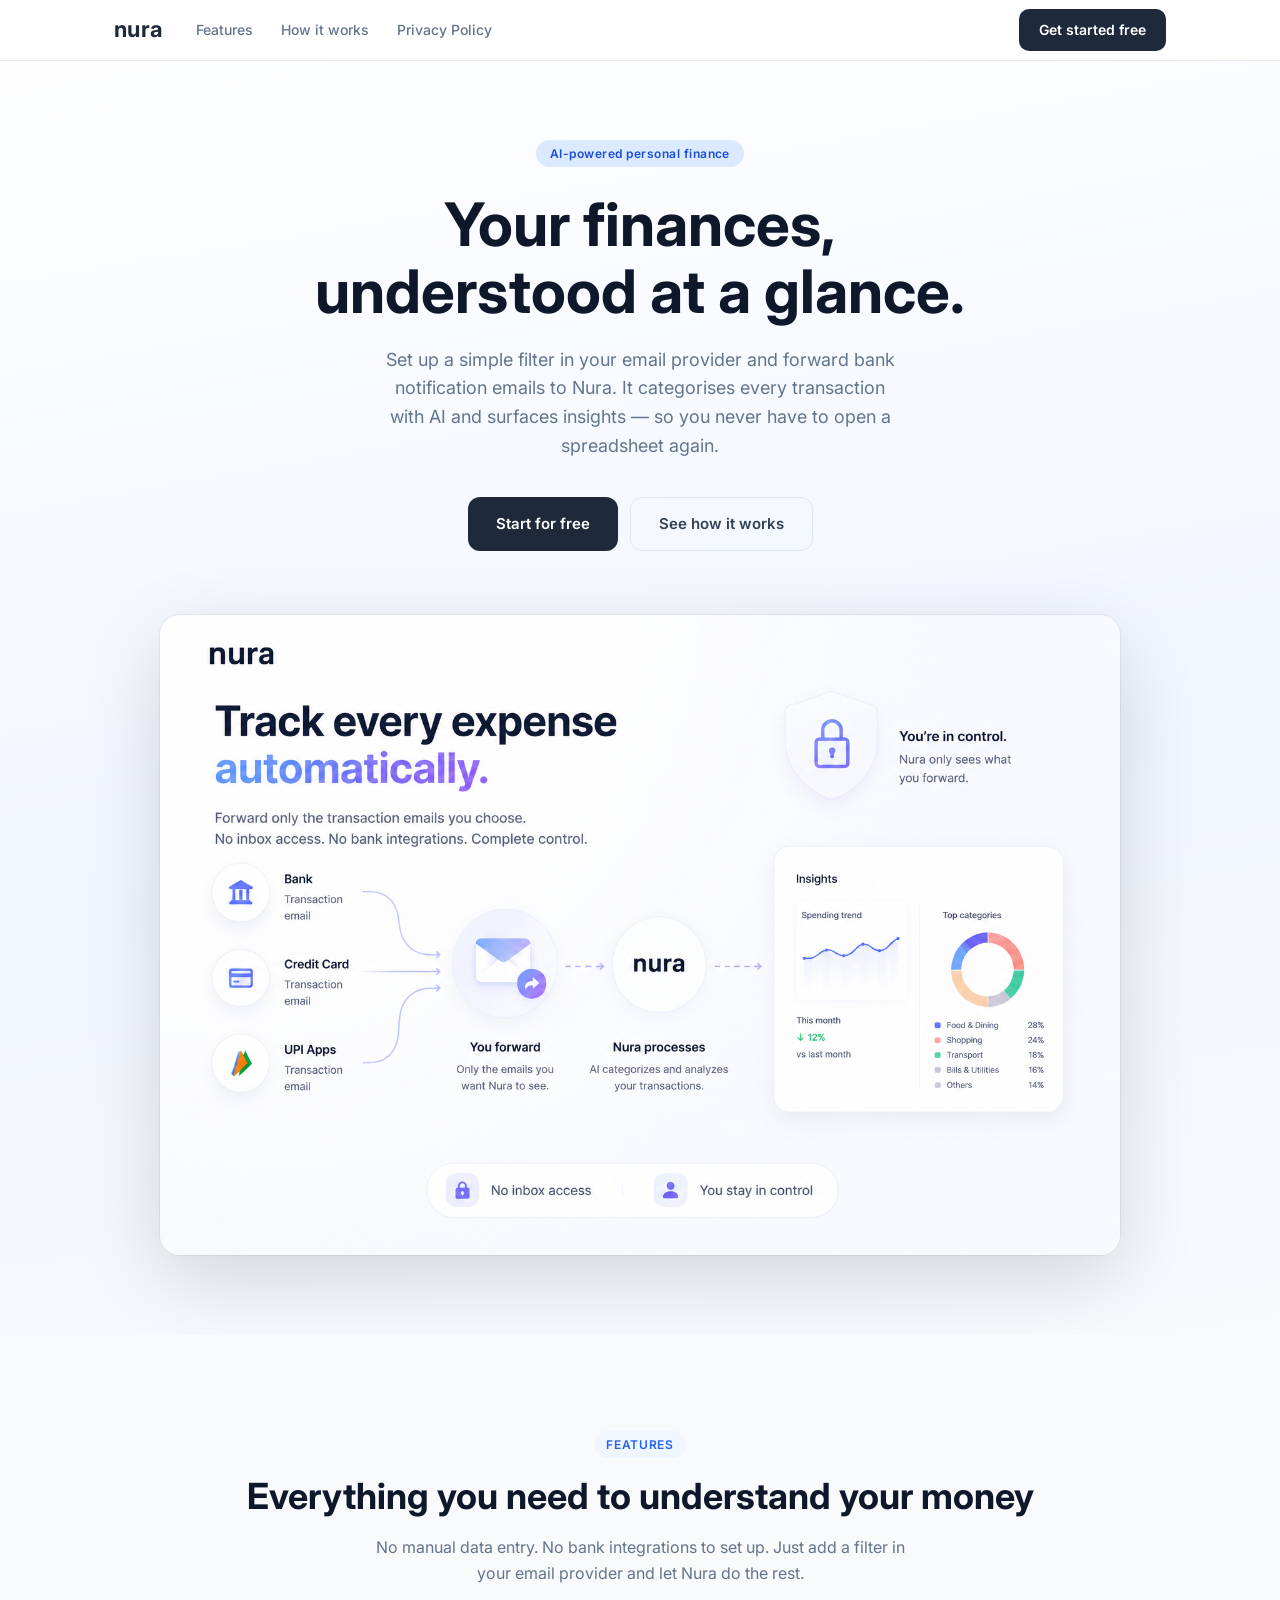
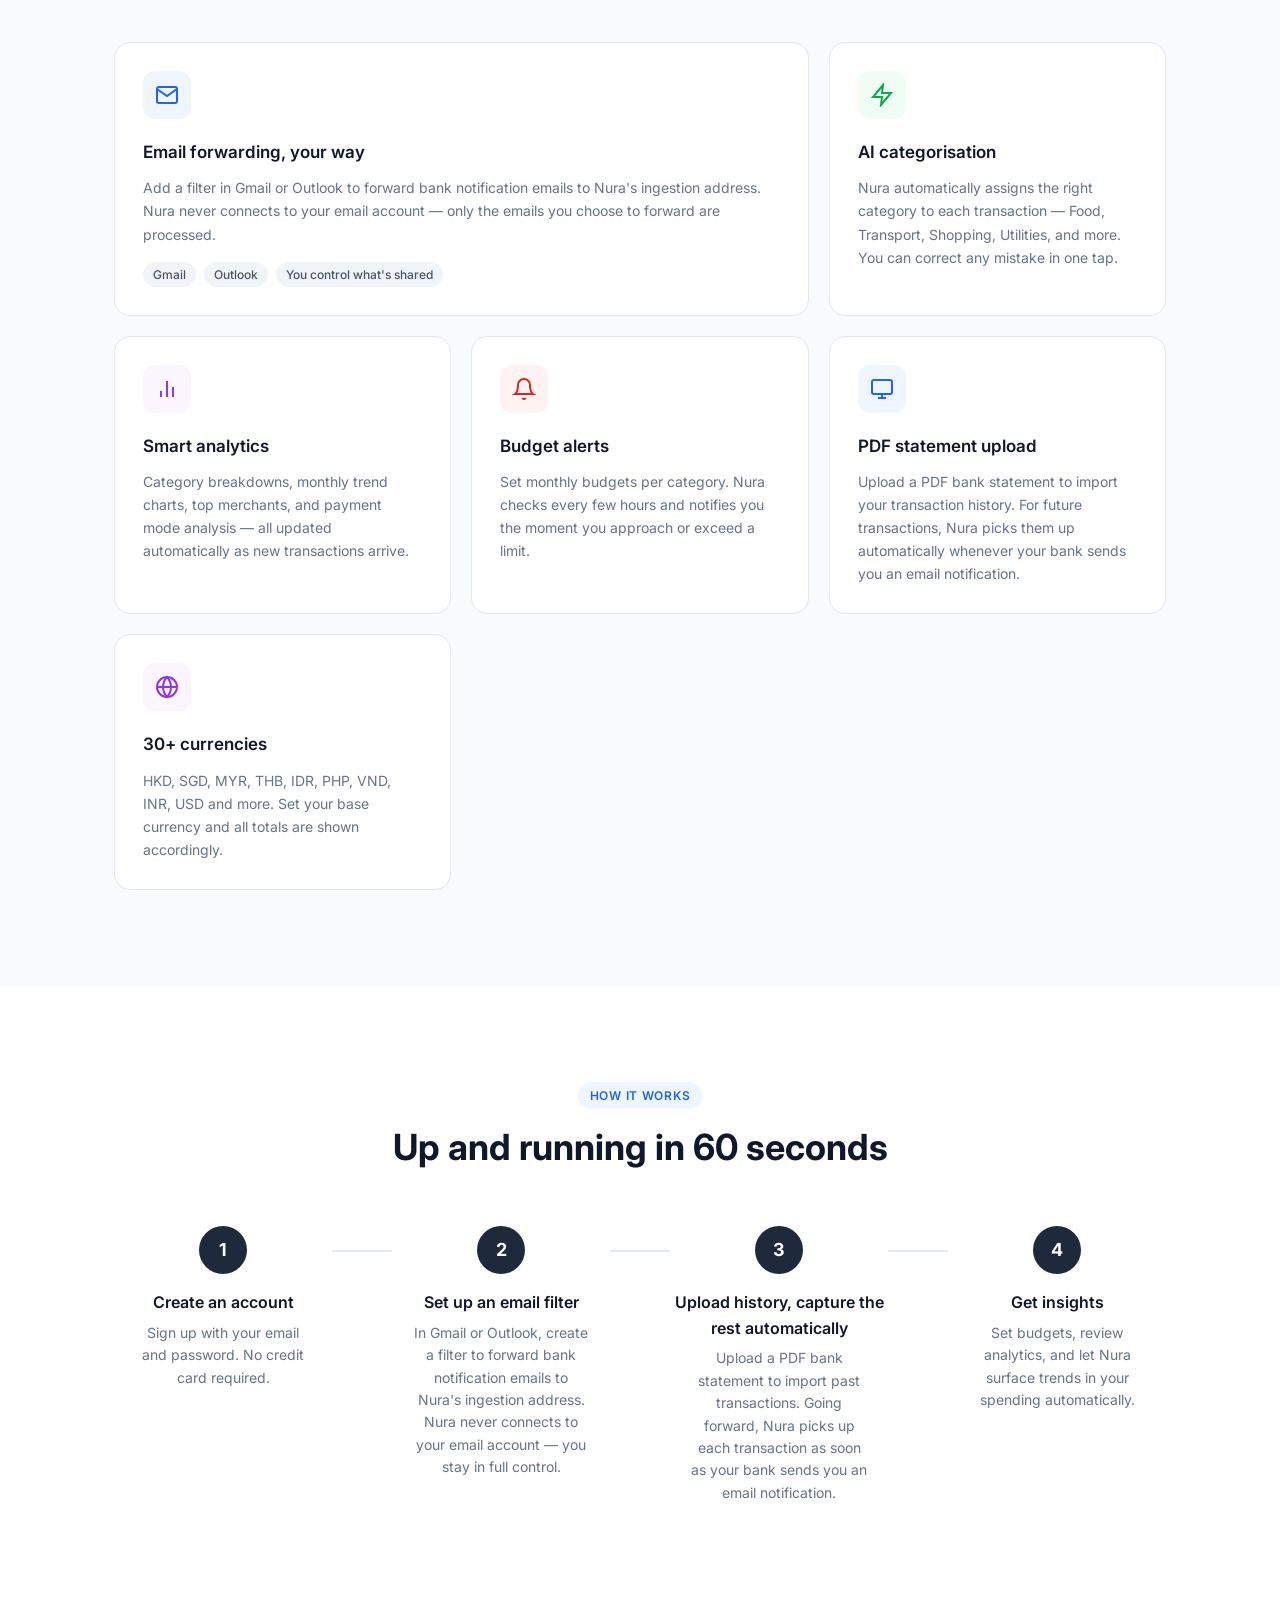
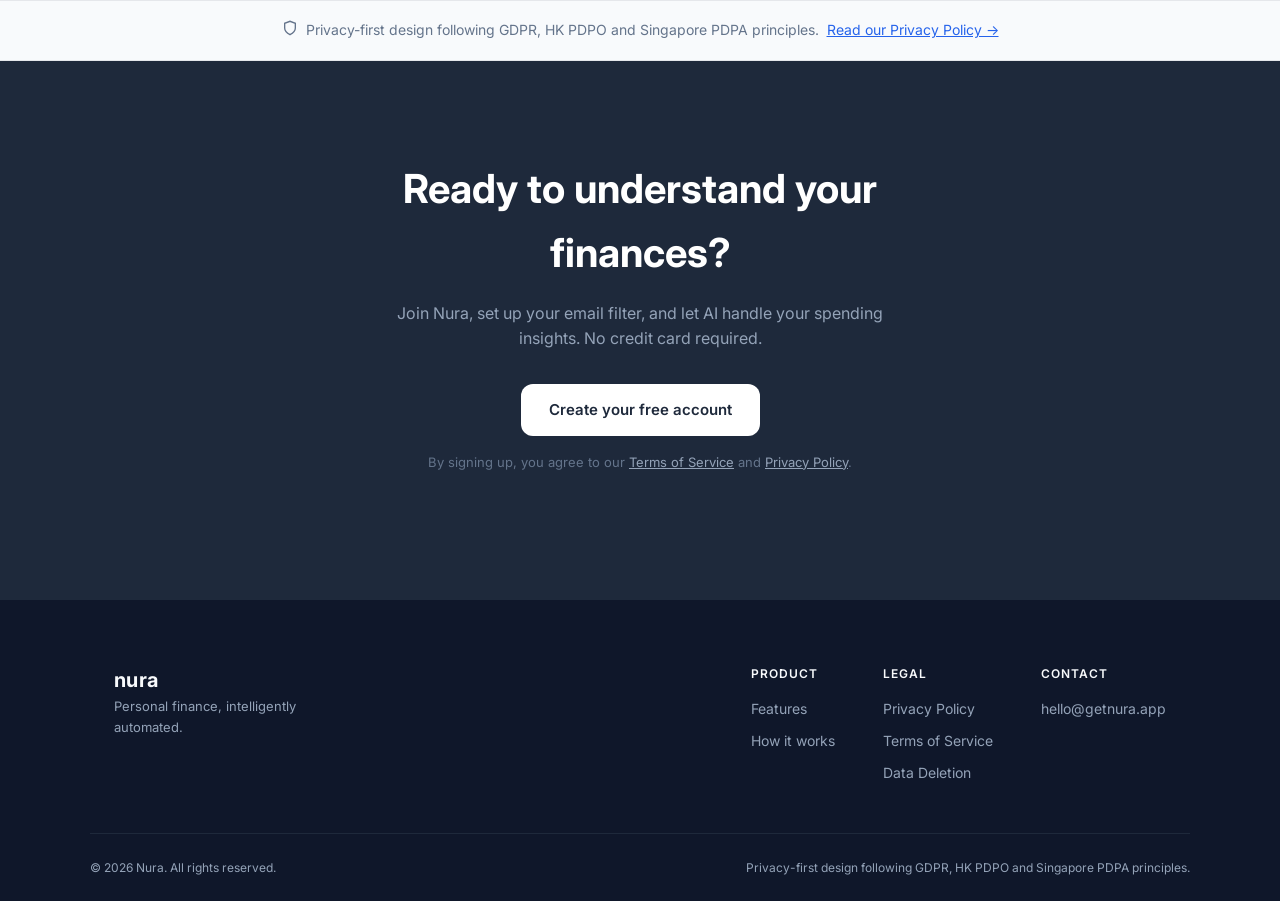
<file: index.html>
<!DOCTYPE html>
<html lang="en">
<head>
  <meta charset="UTF-8" />
  <meta name="viewport" content="width=device-width, initial-scale=1.0" />
  <title>Nura — Personal Finance, Intelligently Automated</title>
  <meta name="description" content="Nura captures your transactions from forwarded bank notification emails, categorises them with AI, and gives you smart spending insights — no spreadsheets needed." />
  <link rel="preconnect" href="https://fonts.googleapis.com" />
  <link href="https://fonts.googleapis.com/css2?family=Inter:wght@400;500;600;700&display=swap" rel="stylesheet" />
  <link rel="icon" type="image/svg+xml" href="favicon.svg" />
  <link rel="stylesheet" href="styles.css" />
</head>
<body>

<!-- ── NAV ── -->
<header class="nav">
  <div class="nav-inner container">
    <a href="index.html" class="logo">nura</a>
    <nav class="nav-links">
      <a href="#features">Features</a>
      <a href="#how-it-works">How it works</a>
      <a href="privacy.html">Privacy Policy</a>
    </nav>
    <a href="https://app.getnura.app" class="btn btn-primary nav-cta">Get started free</a>
    <button class="hamburger" id="hamburger" aria-label="Open menu">
      <span></span><span></span><span></span>
    </button>
  </div>
  <div class="mobile-menu" id="mobile-menu">
    <a href="#features">Features</a>
    <a href="#how-it-works">How it works</a>
    <a href="privacy.html">Privacy Policy</a>
    <a href="https://app.getnura.app" class="btn btn-primary">Get started free</a>
  </div>
</header>

<!-- ── HERO ── -->
<section class="hero">
  <div class="container hero-inner">
    <div class="hero-badge">AI-powered personal finance</div>
    <h1 class="hero-title">Your finances,<br>understood at a glance.</h1>
    <p class="hero-subtitle">Set up a simple filter in your email provider and forward bank notification emails to Nura. It categorises every transaction with AI and surfaces insights — so you never have to open a spreadsheet again.</p>
    <div class="hero-actions">
      <a href="https://app.getnura.app" class="btn btn-primary btn-lg">Start for free</a>
      <a href="#how-it-works" class="btn btn-ghost btn-lg">See how it works</a>
    </div>

    <!-- App screenshot -->
    <div class="app-screenshot-wrap">
      <img src="app-screenshot.png" alt="Nura app showing spending overview, activity heatmap, and category breakdown" class="app-screenshot" />
    </div>
  </div>
</section>


<!-- ── FEATURES ── -->
<section class="features" id="features">
  <div class="container">
    <div class="section-header">
      <div class="section-badge">Features</div>
      <h2 class="section-title">Everything you need to understand your money</h2>
      <p class="section-sub">No manual data entry. No bank integrations to set up. Just add a filter in your email provider and let Nura do the rest.</p>
    </div>

    <div class="features-grid">

      <div class="feature-card feature-card--large">
        <div class="feature-icon" style="background:#eff6ff;color:#2563eb;">
          <svg width="24" height="24" viewBox="0 0 24 24" fill="none" stroke="currentColor" stroke-width="2"><path d="M4 4h16c1.1 0 2 .9 2 2v12c0 1.1-.9 2-2 2H4c-1.1 0-2-.9-2-2V6c0-1.1.9-2 2-2z"/><polyline points="22,6 12,13 2,6"/></svg>
        </div>
        <h3>Email forwarding, your way</h3>
        <p>Add a filter in Gmail or Outlook to forward bank notification emails to Nura's ingestion address. Nura never connects to your email account — only the emails you choose to forward are processed.</p>
        <div class="feature-tags">
          <span class="tag">Gmail</span>
          <span class="tag">Outlook</span>
          <span class="tag">You control what's shared</span>
        </div>
      </div>

      <div class="feature-card">
        <div class="feature-icon" style="background:#f0fdf4;color:#16a34a;">
          <svg width="24" height="24" viewBox="0 0 24 24" fill="none" stroke="currentColor" stroke-width="2"><polygon points="13 2 3 14 12 14 11 22 21 10 12 10 13 2"/></svg>
        </div>
        <h3>AI categorisation</h3>
        <p>Nura automatically assigns the right category to each transaction — Food, Transport, Shopping, Utilities, and more. You can correct any mistake in one tap.</p>
      </div>

      <div class="feature-card">
        <div class="feature-icon" style="background:#faf5ff;color:#9333ea;">
          <svg width="24" height="24" viewBox="0 0 24 24" fill="none" stroke="currentColor" stroke-width="2"><line x1="18" y1="20" x2="18" y2="10"/><line x1="12" y1="20" x2="12" y2="4"/><line x1="6" y1="20" x2="6" y2="14"/></svg>
        </div>
        <h3>Smart analytics</h3>
        <p>Category breakdowns, monthly trend charts, top merchants, and payment mode analysis — all updated automatically as new transactions arrive.</p>
      </div>

      <div class="feature-card">
        <div class="feature-icon" style="background:#fef2f2;color:#dc2626;">
          <svg width="24" height="24" viewBox="0 0 24 24" fill="none" stroke="currentColor" stroke-width="2"><path d="M18 8A6 6 0 0 0 6 8c0 7-3 9-3 9h18s-3-2-3-9"/><path d="M13.73 21a2 2 0 0 1-3.46 0"/></svg>
        </div>
        <h3>Budget alerts</h3>
        <p>Set monthly budgets per category. Nura checks every few hours and notifies you the moment you approach or exceed a limit.</p>
      </div>

      <div class="feature-card">
        <div class="feature-icon" style="background:#eff6ff;color:#2563eb;">
          <svg width="24" height="24" viewBox="0 0 24 24" fill="none" stroke="currentColor" stroke-width="2"><rect x="2" y="3" width="20" height="14" rx="2"/><line x1="8" y1="21" x2="16" y2="21"/><line x1="12" y1="17" x2="12" y2="21"/></svg>
        </div>
        <h3>PDF statement upload</h3>
        <p>Upload a PDF bank statement to import your transaction history. For future transactions, Nura picks them up automatically whenever your bank sends you an email notification.</p>
      </div>

      <div class="feature-card">
        <div class="feature-icon" style="background:#faf5ff;color:#9333ea;">
          <svg width="24" height="24" viewBox="0 0 24 24" fill="none" stroke="currentColor" stroke-width="2"><circle cx="12" cy="12" r="10"/><line x1="2" y1="12" x2="22" y2="12"/><path d="M12 2a15.3 15.3 0 0 1 4 10 15.3 15.3 0 0 1-4 10 15.3 15.3 0 0 1-4-10 15.3 15.3 0 0 1 4-10z"/></svg>
        </div>
        <h3>30+ currencies</h3>
        <p>HKD, SGD, MYR, THB, IDR, PHP, VND, INR, USD and more. Set your base currency and all totals are shown accordingly.</p>
      </div>

    </div>
  </div>
</section>

<!-- ── HOW IT WORKS ── -->
<section class="how" id="how-it-works">
  <div class="container">
    <div class="section-header">
      <div class="section-badge">How it works</div>
      <h2 class="section-title">Up and running in 60 seconds</h2>
    </div>
    <div class="steps">
      <div class="step">
        <div class="step-num">1</div>
        <div class="step-content">
          <h3>Create an account</h3>
          <p>Sign up with your email and password. No credit card required.</p>
        </div>
      </div>
      <div class="step-connector"></div>
      <div class="step">
        <div class="step-num">2</div>
        <div class="step-content">
          <h3>Set up an email filter</h3>
          <p>In Gmail or Outlook, create a filter to forward bank notification emails to Nura's ingestion address. Nura never connects to your email account — you stay in full control.</p>
        </div>
      </div>
      <div class="step-connector"></div>
      <div class="step">
        <div class="step-num">3</div>
        <div class="step-content">
          <h3>Upload history, capture the rest automatically</h3>
          <p>Upload a PDF bank statement to import past transactions. Going forward, Nura picks up each transaction as soon as your bank sends you an email notification.</p>
        </div>
      </div>
      <div class="step-connector"></div>
      <div class="step">
        <div class="step-num">4</div>
        <div class="step-content">
          <h3>Get insights</h3>
          <p>Set budgets, review analytics, and let Nura surface trends in your spending automatically.</p>
        </div>
      </div>
    </div>
  </div>
</section>

<!-- ── PRIVACY NOTE ── -->
<section class="privacy-note" id="privacy">
  <div class="container">
    <p class="privacy-note-text">
      <svg width="16" height="16" viewBox="0 0 24 24" fill="none" stroke="currentColor" stroke-width="2" style="flex-shrink:0;margin-top:1px;"><path d="M12 22s8-4 8-10V5l-8-3-8 3v7c0 6 8 10 8 10z"/></svg>
      Privacy-first design following GDPR, HK PDPO and Singapore PDPA principles. <a href="privacy.html">Read our Privacy Policy →</a>
    </p>
  </div>
</section>

<!-- ── CTA ── -->
<section class="cta" id="get-started">
  <div class="container cta-inner">
    <h2>Ready to understand your finances?</h2>
    <p>Join Nura, set up your email filter, and let AI handle your spending insights. No credit card required.</p>
    <a href="https://app.getnura.app" class="btn btn-primary btn-lg">Create your free account</a>
    <p class="cta-fine">By signing up, you agree to our <a href="https://getnura.app/terms.html">Terms of Service</a> and <a href="https://getnura.app/privacy.html">Privacy Policy</a>.</p>
  </div>
</section>

<!-- ── FOOTER ── -->
<footer class="footer">
  <div class="container footer-inner">
    <div class="footer-brand">
      <span class="logo">nura</span>
      <p>Personal finance, intelligently automated.</p>
    </div>
    <div class="footer-links">
      <div class="footer-col">
        <div class="footer-col-title">Product</div>
        <a href="#features">Features</a>
        <a href="#how-it-works">How it works</a>
      </div>
      <div class="footer-col">
        <div class="footer-col-title">Legal</div>
        <a href="privacy.html">Privacy Policy</a>
        <a href="terms.html">Terms of Service</a>
        <a href="data-deletion.html">Data Deletion</a>
      </div>
      <div class="footer-col">
        <div class="footer-col-title">Contact</div>
        <a href="mailto:hello@getnura.app">hello@getnura.app</a>
      </div>
    </div>
  </div>
  <div class="footer-bottom container">
    <p>© 2026 Nura. All rights reserved.</p>
    <p>Privacy-first design following GDPR, HK PDPO and Singapore PDPA principles.</p>
  </div>
</footer>

<script>
  const hamburger = document.getElementById('hamburger');
  const menu = document.getElementById('mobile-menu');
  hamburger.addEventListener('click', () => {
    menu.classList.toggle('open');
    hamburger.classList.toggle('open');
  });
  menu.querySelectorAll('a').forEach(a => {
    a.addEventListener('click', () => { menu.classList.remove('open'); hamburger.classList.remove('open'); });
  });
</script>
</body>
</html>
</file>
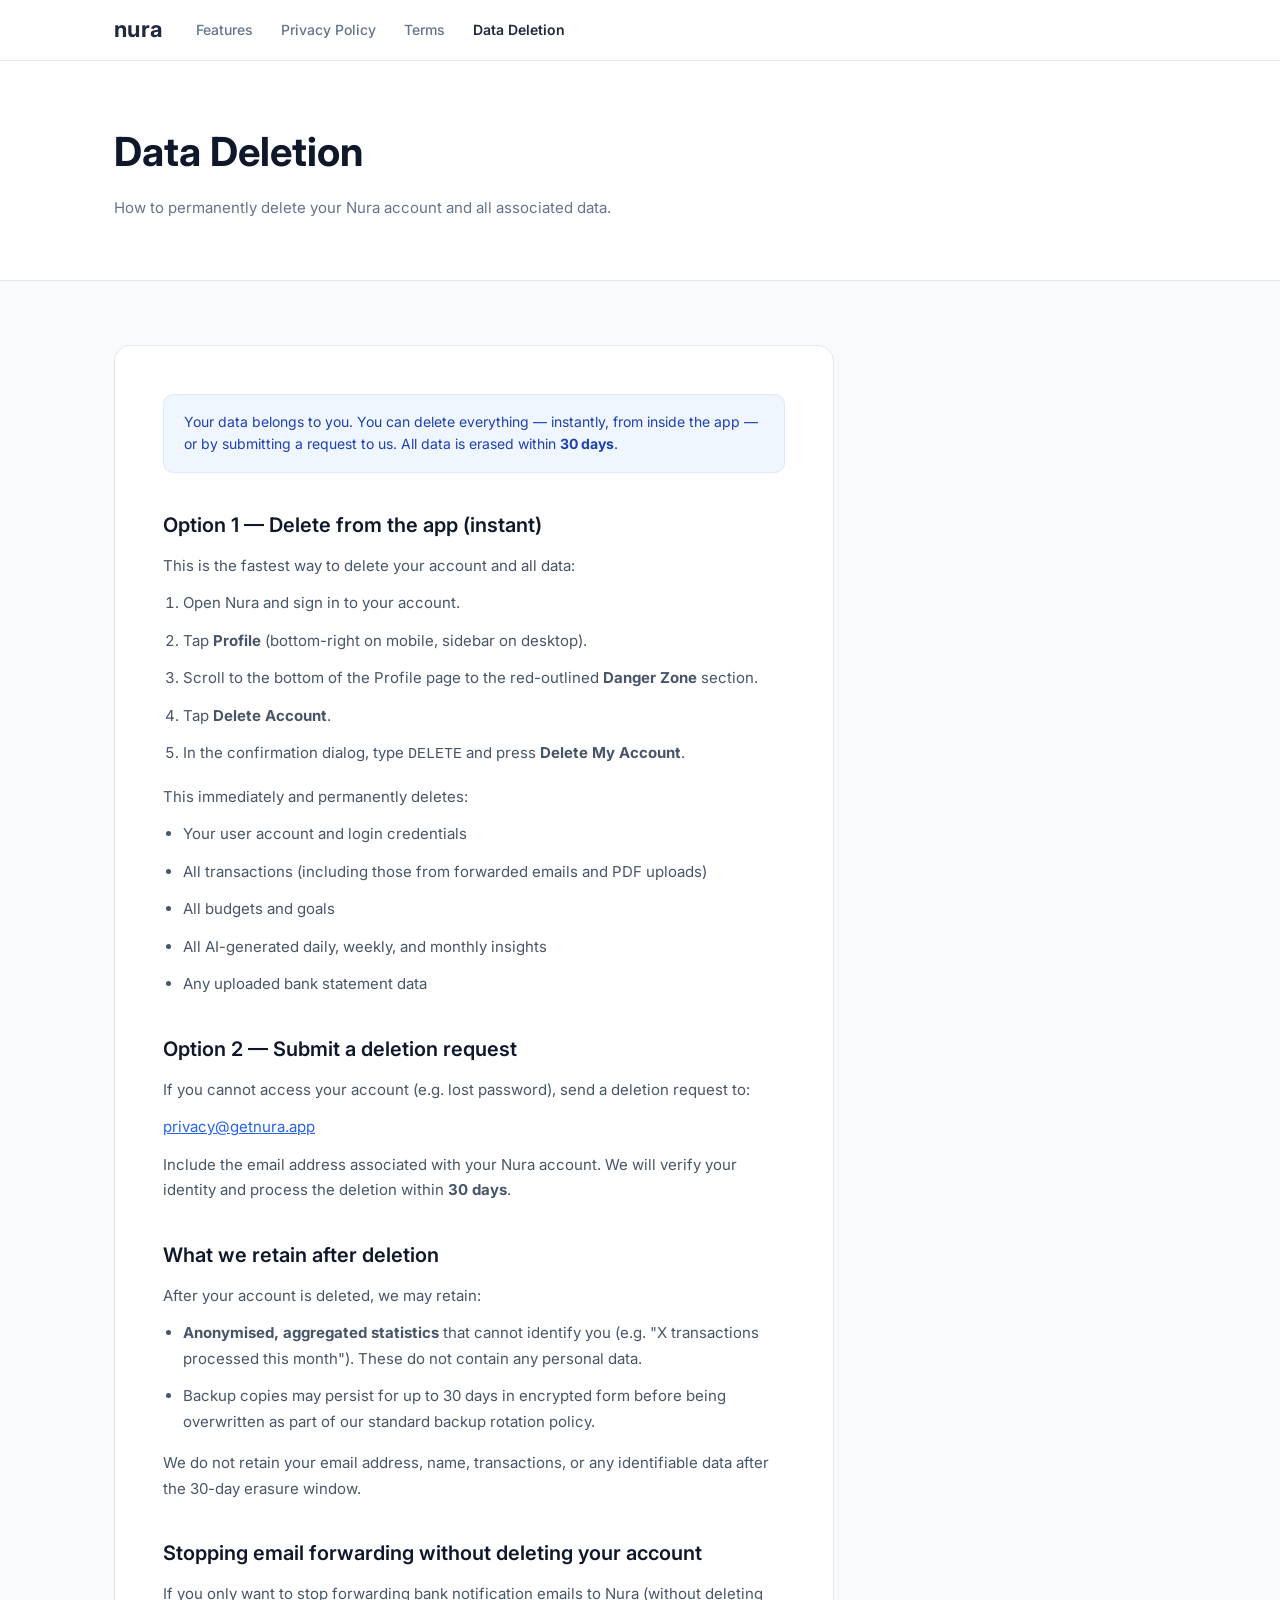
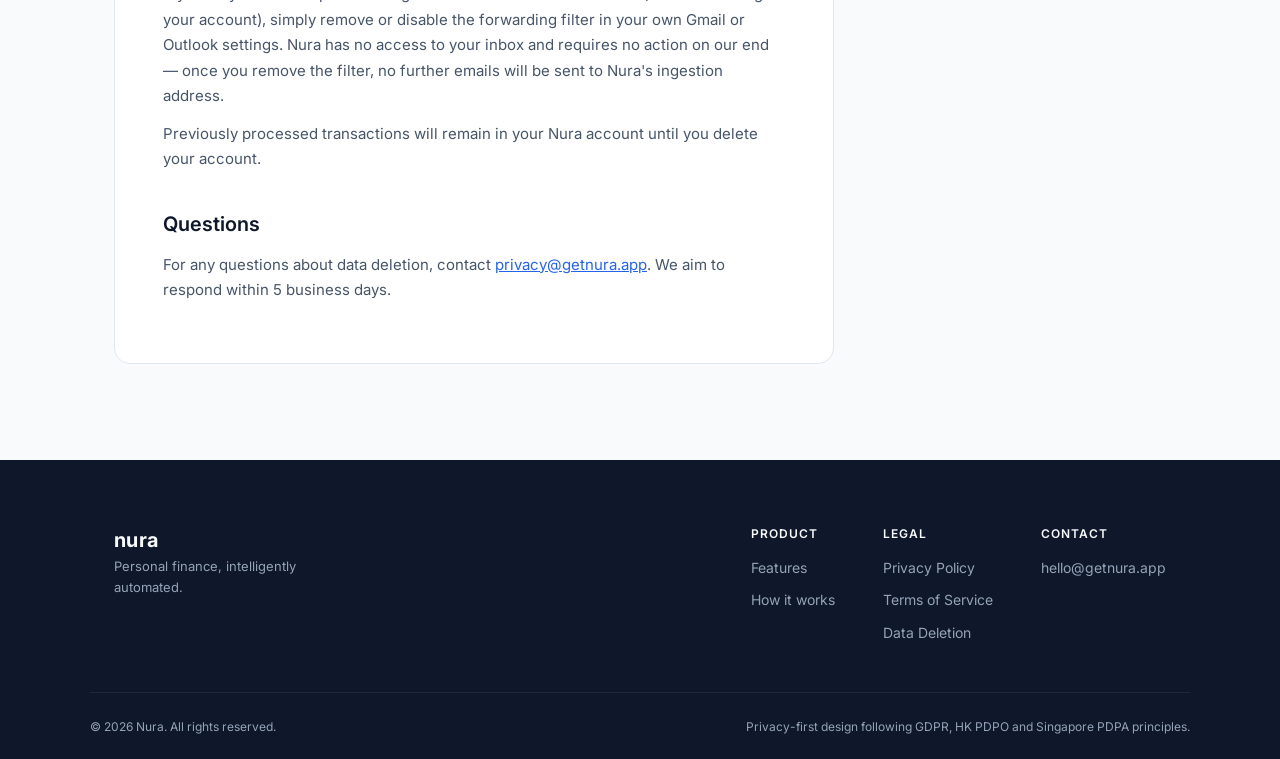
<file: data-deletion.html>
<!DOCTYPE html>
<html lang="en">
<head>
  <meta charset="UTF-8" />
  <meta name="viewport" content="width=device-width, initial-scale=1.0" />
  <title>Data Deletion — Nura</title>
  <link rel="preconnect" href="https://fonts.googleapis.com" />
  <link href="https://fonts.googleapis.com/css2?family=Inter:wght@400;500;600;700&display=swap" rel="stylesheet" />
  <link rel="icon" type="image/svg+xml" href="favicon.svg" />
  <link rel="stylesheet" href="styles.css" />
</head>
<body>

<header class="nav">
  <div class="nav-inner container">
    <a href="index.html" class="logo">nura</a>
    <nav class="nav-links">
      <a href="index.html#features">Features</a>
      <a href="privacy.html">Privacy Policy</a>
      <a href="terms.html">Terms</a>
      <a href="data-deletion.html" style="color:#1e293b;font-weight:600;">Data Deletion</a>
    </nav>
    <button class="hamburger" id="hamburger"><span></span><span></span><span></span></button>
  </div>
  <div class="mobile-menu" id="mobile-menu">
    <a href="index.html#features">Features</a>
    <a href="privacy.html">Privacy Policy</a>
    <a href="terms.html">Terms</a>
    <a href="data-deletion.html">Data Deletion</a>
  </div>
</header>

<section class="page-hero">
  <div class="container">
    <h1>Data Deletion</h1>
    <p>How to permanently delete your Nura account and all associated data.</p>
  </div>
</section>

<section class="page-body">
  <div class="container">
    <div class="page-content">

      <div class="highlight-box">
        Your data belongs to you. You can delete everything — instantly, from inside the app — or by submitting a request to us. All data is erased within <strong>30 days</strong>.
      </div>

      <h2>Option 1 — Delete from the app (instant)</h2>
      <p>This is the fastest way to delete your account and all data:</p>
      <ol>
        <li>Open Nura and sign in to your account.</li>
        <li>Tap <strong>Profile</strong> (bottom-right on mobile, sidebar on desktop).</li>
        <li>Scroll to the bottom of the Profile page to the red-outlined <strong>Danger Zone</strong> section.</li>
        <li>Tap <strong>Delete Account</strong>.</li>
        <li>In the confirmation dialog, type <code>DELETE</code> and press <strong>Delete My Account</strong>.</li>
      </ol>
      <p>This immediately and permanently deletes:</p>
      <ul>
        <li>Your user account and login credentials</li>
        <li>All transactions (including those from forwarded emails and PDF uploads)</li>
        <li>All budgets and goals</li>
        <li>All AI-generated daily, weekly, and monthly insights</li>
        <li>Any uploaded bank statement data</li>
      </ul>

      <h2>Option 2 — Submit a deletion request</h2>
      <p>If you cannot access your account (e.g. lost password), send a deletion request to:</p>
      <p><a href="mailto:privacy@getnura.app">privacy@getnura.app</a></p>
      <p>Include the email address associated with your Nura account. We will verify your identity and process the deletion within <strong>30 days</strong>.</p>

      <h2>What we retain after deletion</h2>
      <p>After your account is deleted, we may retain:</p>
      <ul>
        <li><strong>Anonymised, aggregated statistics</strong> that cannot identify you (e.g. "X transactions processed this month"). These do not contain any personal data.</li>
        <li>Backup copies may persist for up to 30 days in encrypted form before being overwritten as part of our standard backup rotation policy.</li>
      </ul>
      <p>We do not retain your email address, name, transactions, or any identifiable data after the 30-day erasure window.</p>

      <h2>Stopping email forwarding without deleting your account</h2>
      <p>If you only want to stop forwarding bank notification emails to Nura (without deleting your account), simply remove or disable the forwarding filter in your own Gmail or Outlook settings. Nura has no access to your inbox and requires no action on our end — once you remove the filter, no further emails will be sent to Nura's ingestion address.</p>
      <p>Previously processed transactions will remain in your Nura account until you delete your account.</p>

      <h2>Questions</h2>
      <p>For any questions about data deletion, contact <a href="mailto:privacy@getnura.app">privacy@getnura.app</a>. We aim to respond within 5 business days.</p>

    </div>
  </div>
</section>

<footer class="footer">
  <div class="container footer-inner">
    <div class="footer-brand">
      <span class="logo">nura</span>
      <p>Personal finance, intelligently automated.</p>
    </div>
    <div class="footer-links">
      <div class="footer-col">
        <div class="footer-col-title">Product</div>
        <a href="index.html#features">Features</a>
        <a href="index.html#how-it-works">How it works</a>
      </div>
      <div class="footer-col">
        <div class="footer-col-title">Legal</div>
        <a href="privacy.html">Privacy Policy</a>
        <a href="terms.html">Terms of Service</a>
        <a href="data-deletion.html">Data Deletion</a>
      </div>
      <div class="footer-col">
        <div class="footer-col-title">Contact</div>
        <a href="mailto:hello@getnura.app">hello@getnura.app</a>
      </div>
    </div>
  </div>
  <div class="footer-bottom container">
    <p>© 2026 Nura. All rights reserved.</p>
    <p>Privacy-first design following GDPR, HK PDPO and Singapore PDPA principles.</p>
  </div>
</footer>

<script>
  const h = document.getElementById('hamburger'), m = document.getElementById('mobile-menu');
  h.addEventListener('click', () => { m.classList.toggle('open'); h.classList.toggle('open'); });
</script>
</body>
</html>
</file>
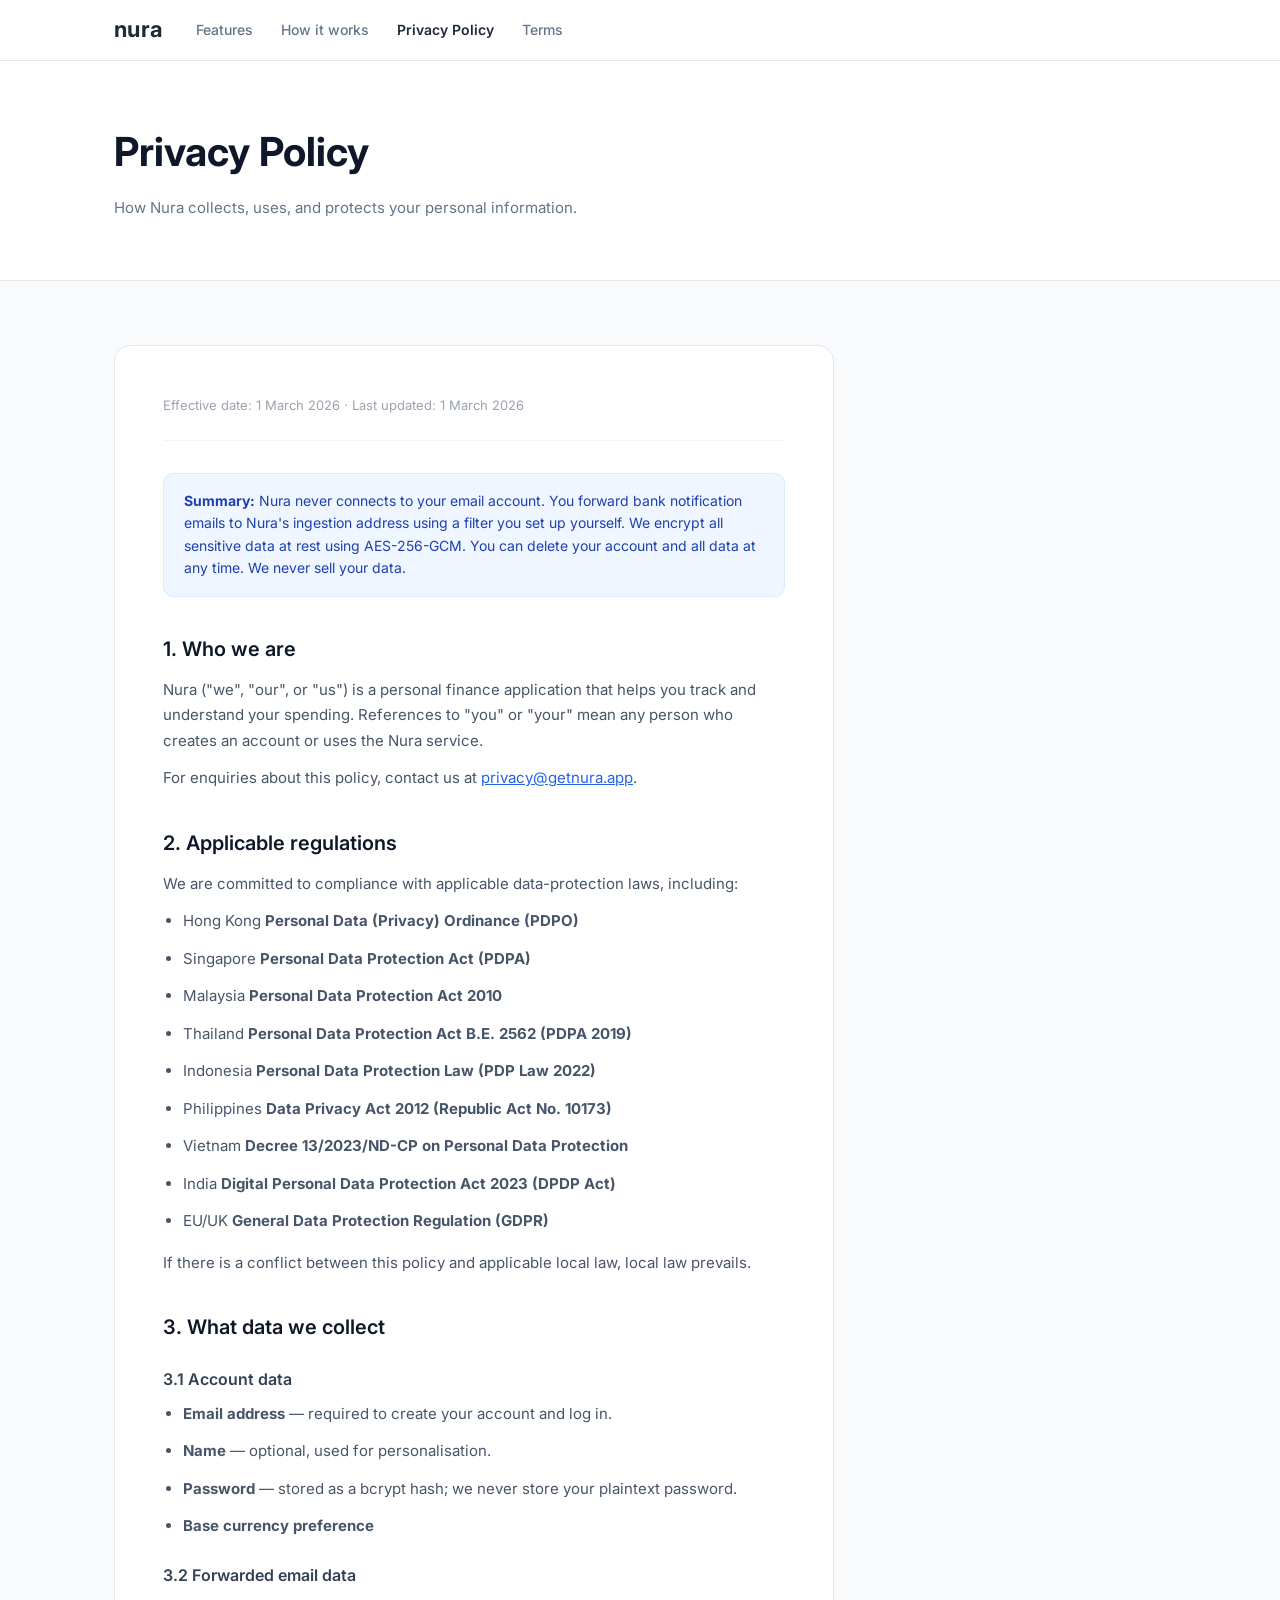
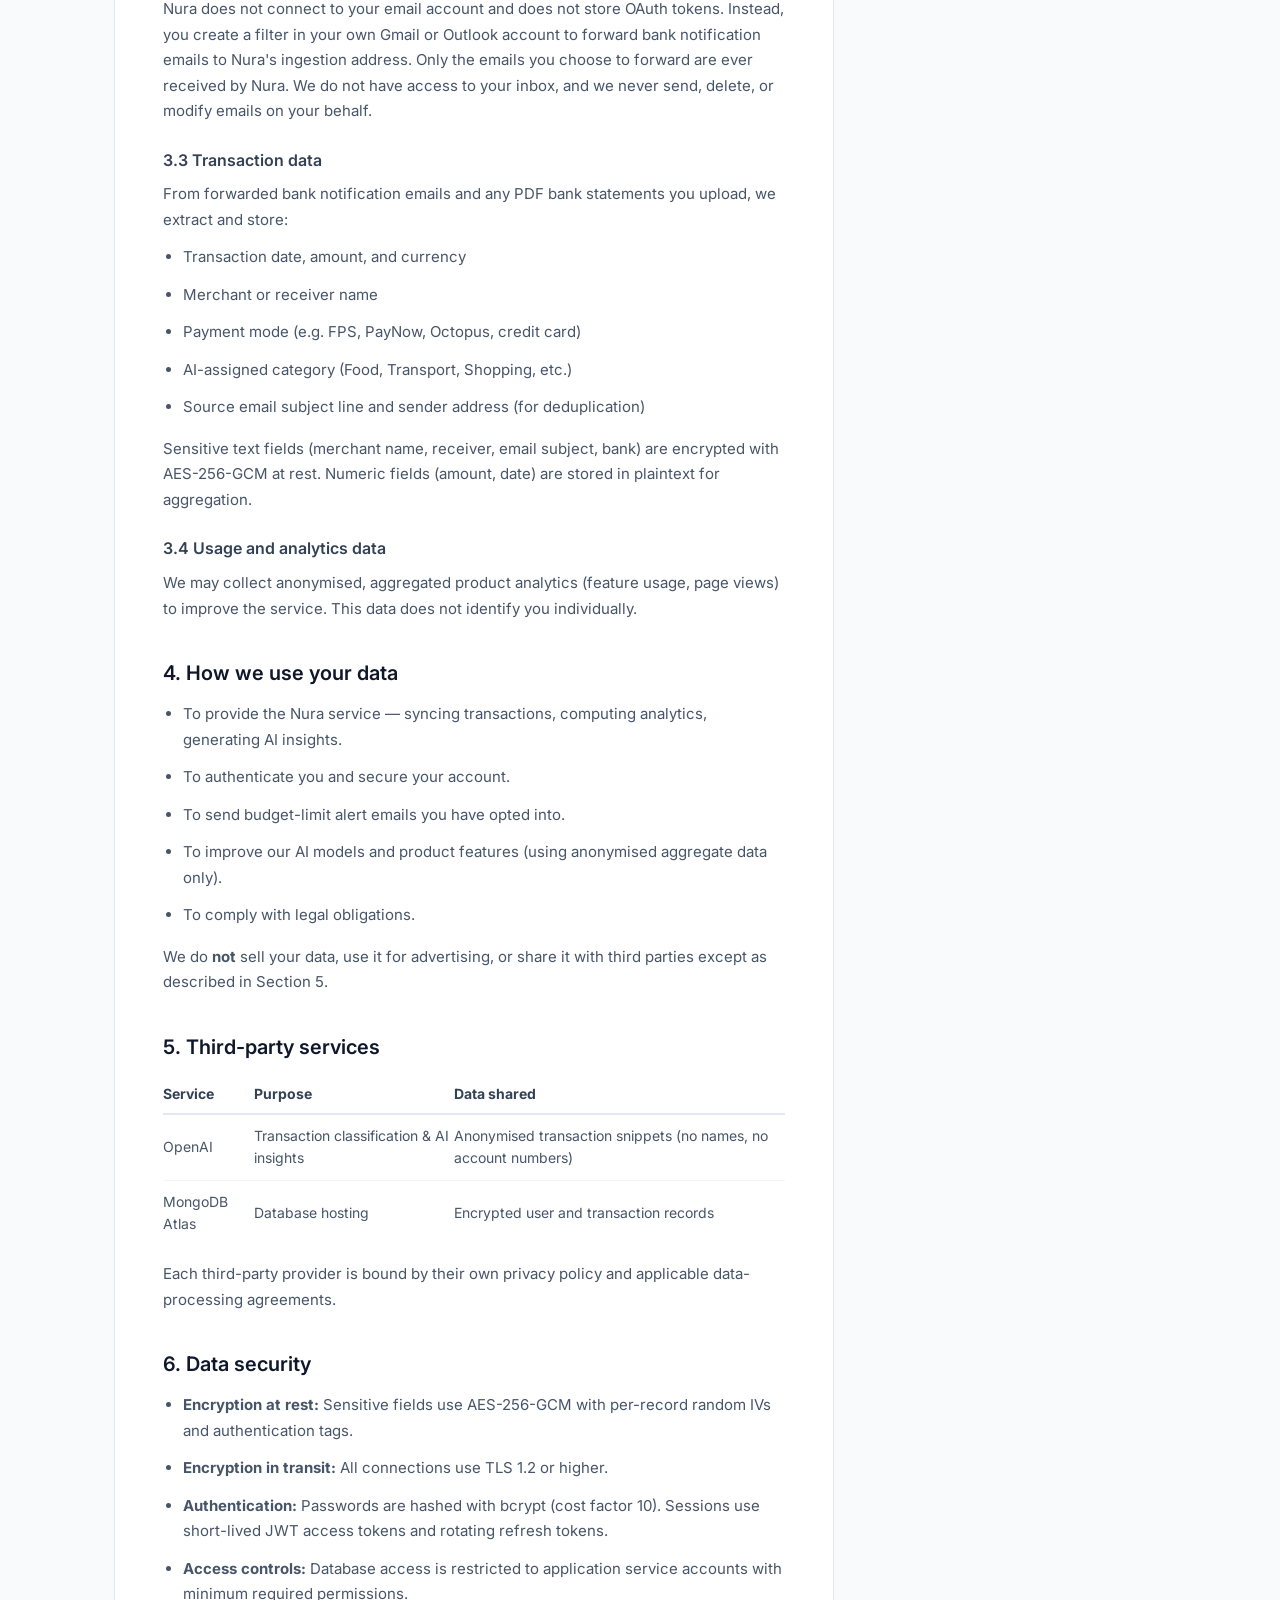
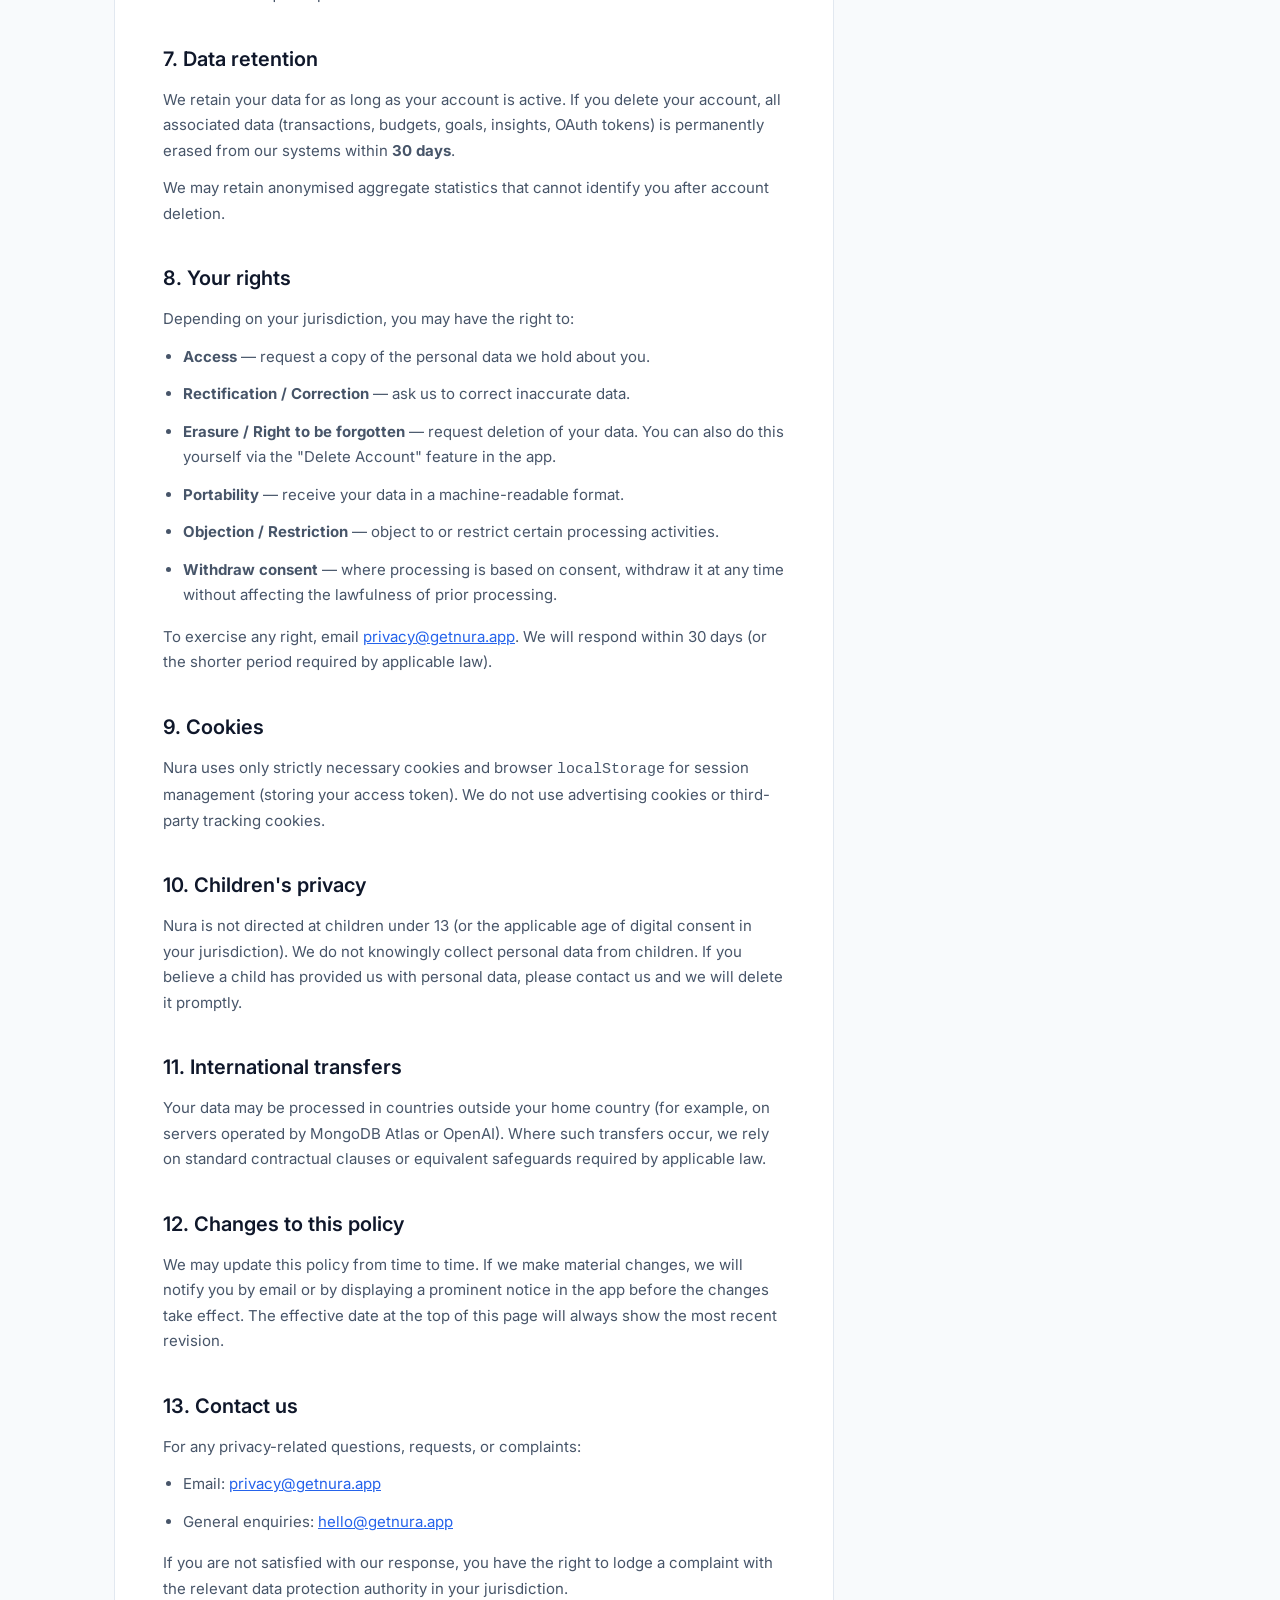
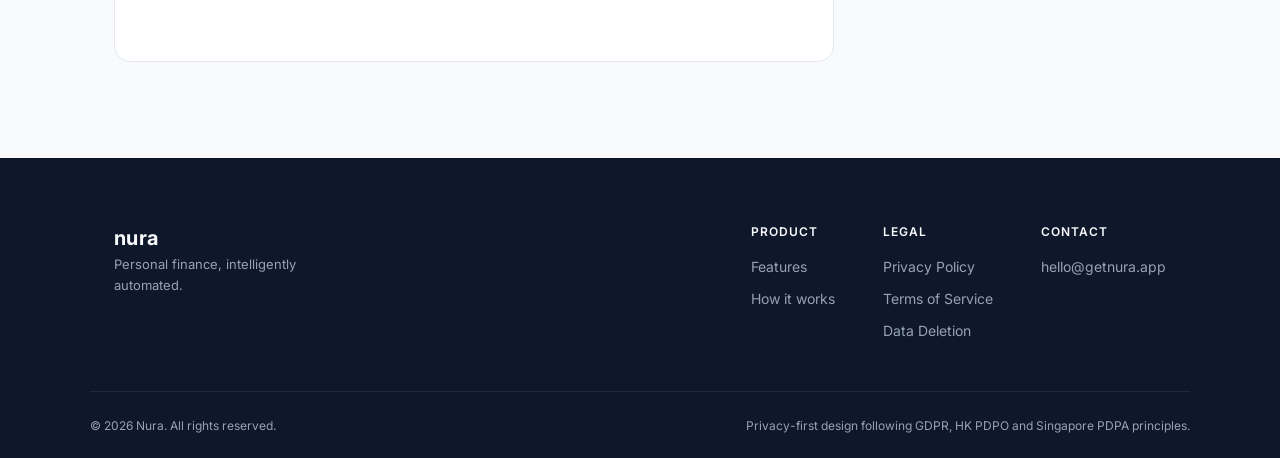
<file: privacy.html>
<!DOCTYPE html>
<html lang="en">
<head>
  <meta charset="UTF-8" />
  <meta name="viewport" content="width=device-width, initial-scale=1.0" />
  <title>Privacy Policy — Nura</title>
  <link rel="preconnect" href="https://fonts.googleapis.com" />
  <link href="https://fonts.googleapis.com/css2?family=Inter:wght@400;500;600;700&display=swap" rel="stylesheet" />
  <link rel="icon" type="image/svg+xml" href="favicon.svg" />
  <link rel="stylesheet" href="styles.css" />
</head>
<body>

<header class="nav">
  <div class="nav-inner container">
    <a href="index.html" class="logo">nura</a>
    <nav class="nav-links">
      <a href="index.html#features">Features</a>
      <a href="index.html#how-it-works">How it works</a>
      <a href="privacy.html" style="color:#1e293b;font-weight:600;">Privacy Policy</a>
      <a href="terms.html">Terms</a>
    </nav>
    <button class="hamburger" id="hamburger"><span></span><span></span><span></span></button>
  </div>
  <div class="mobile-menu" id="mobile-menu">
    <a href="index.html#features">Features</a>
    <a href="index.html#how-it-works">How it works</a>
    <a href="privacy.html">Privacy Policy</a>
    <a href="terms.html">Terms</a>
  </div>
</header>

<section class="page-hero">
  <div class="container">
    <h1>Privacy Policy</h1>
    <p>How Nura collects, uses, and protects your personal information.</p>
  </div>
</section>

<section class="page-body">
  <div class="container">
    <div class="page-content">
      <p class="effective-date">Effective date: 1 March 2026 · Last updated: 1 March 2026</p>

      <div class="highlight-box">
        <strong>Summary:</strong> Nura never connects to your email account. You forward bank notification emails to Nura's ingestion address using a filter you set up yourself. We encrypt all sensitive data at rest using AES-256-GCM. You can delete your account and all data at any time. We never sell your data.
      </div>

      <h2>1. Who we are</h2>
      <p>Nura ("we", "our", or "us") is a personal finance application that helps you track and understand your spending. References to "you" or "your" mean any person who creates an account or uses the Nura service.</p>
      <p>For enquiries about this policy, contact us at <a href="mailto:privacy@getnura.app">privacy@getnura.app</a>.</p>

      <h2>2. Applicable regulations</h2>
      <p>We are committed to compliance with applicable data-protection laws, including:</p>
      <ul>
        <li>Hong Kong <strong>Personal Data (Privacy) Ordinance (PDPO)</strong></li>
        <li>Singapore <strong>Personal Data Protection Act (PDPA)</strong></li>
        <li>Malaysia <strong>Personal Data Protection Act 2010</strong></li>
        <li>Thailand <strong>Personal Data Protection Act B.E. 2562 (PDPA 2019)</strong></li>
        <li>Indonesia <strong>Personal Data Protection Law (PDP Law 2022)</strong></li>
        <li>Philippines <strong>Data Privacy Act 2012 (Republic Act No. 10173)</strong></li>
        <li>Vietnam <strong>Decree 13/2023/ND-CP on Personal Data Protection</strong></li>
        <li>India <strong>Digital Personal Data Protection Act 2023 (DPDP Act)</strong></li>
        <li>EU/UK <strong>General Data Protection Regulation (GDPR)</strong></li>
      </ul>
      <p>If there is a conflict between this policy and applicable local law, local law prevails.</p>

      <h2>3. What data we collect</h2>

      <h3>3.1 Account data</h3>
      <ul>
        <li><strong>Email address</strong> — required to create your account and log in.</li>
        <li><strong>Name</strong> — optional, used for personalisation.</li>
        <li><strong>Password</strong> — stored as a bcrypt hash; we never store your plaintext password.</li>
        <li><strong>Base currency preference</strong></li>
      </ul>

      <h3>3.2 Forwarded email data</h3>
      <p>Nura does not connect to your email account and does not store OAuth tokens. Instead, you create a filter in your own Gmail or Outlook account to forward bank notification emails to Nura's ingestion address. Only the emails you choose to forward are ever received by Nura. We do not have access to your inbox, and we never send, delete, or modify emails on your behalf.</p>

      <h3>3.3 Transaction data</h3>
      <p>From forwarded bank notification emails and any PDF bank statements you upload, we extract and store:</p>
      <ul>
        <li>Transaction date, amount, and currency</li>
        <li>Merchant or receiver name</li>
        <li>Payment mode (e.g. FPS, PayNow, Octopus, credit card)</li>
        <li>AI-assigned category (Food, Transport, Shopping, etc.)</li>
        <li>Source email subject line and sender address (for deduplication)</li>
      </ul>
      <p>Sensitive text fields (merchant name, receiver, email subject, bank) are encrypted with AES-256-GCM at rest. Numeric fields (amount, date) are stored in plaintext for aggregation.</p>

      <h3>3.4 Usage and analytics data</h3>
      <p>We may collect anonymised, aggregated product analytics (feature usage, page views) to improve the service. This data does not identify you individually.</p>

      <h2>4. How we use your data</h2>
      <ul>
        <li>To provide the Nura service — syncing transactions, computing analytics, generating AI insights.</li>
        <li>To authenticate you and secure your account.</li>
        <li>To send budget-limit alert emails you have opted into.</li>
        <li>To improve our AI models and product features (using anonymised aggregate data only).</li>
        <li>To comply with legal obligations.</li>
      </ul>
      <p>We do <strong>not</strong> sell your data, use it for advertising, or share it with third parties except as described in Section 5.</p>

      <h2>5. Third-party services</h2>
      <table style="width:100%;border-collapse:collapse;font-size:14px;margin-bottom:16px;">
        <thead>
          <tr style="border-bottom:2px solid #e2e8f0;">
            <th style="text-align:left;padding:8px 0;color:#334155;">Service</th>
            <th style="text-align:left;padding:8px 0;color:#334155;">Purpose</th>
            <th style="text-align:left;padding:8px 0;color:#334155;">Data shared</th>
          </tr>
        </thead>
        <tbody>
          <tr style="border-bottom:1px solid #f1f5f9;">
            <td style="padding:10px 0;color:#475569;">OpenAI</td>
            <td style="padding:10px 0;color:#475569;">Transaction classification &amp; AI insights</td>
            <td style="padding:10px 0;color:#475569;">Anonymised transaction snippets (no names, no account numbers)</td>
          </tr>
          <tr>
            <td style="padding:10px 0;color:#475569;">MongoDB Atlas</td>
            <td style="padding:10px 0;color:#475569;">Database hosting</td>
            <td style="padding:10px 0;color:#475569;">Encrypted user and transaction records</td>
          </tr>
        </tbody>
      </table>
      <p>Each third-party provider is bound by their own privacy policy and applicable data-processing agreements.</p>

      <h2>6. Data security</h2>
      <ul>
        <li><strong>Encryption at rest:</strong> Sensitive fields use AES-256-GCM with per-record random IVs and authentication tags.</li>
        <li><strong>Encryption in transit:</strong> All connections use TLS 1.2 or higher.</li>
        <li><strong>Authentication:</strong> Passwords are hashed with bcrypt (cost factor 10). Sessions use short-lived JWT access tokens and rotating refresh tokens.</li>
        <li><strong>Access controls:</strong> Database access is restricted to application service accounts with minimum required permissions.</li>
      </ul>

      <h2>7. Data retention</h2>
      <p>We retain your data for as long as your account is active. If you delete your account, all associated data (transactions, budgets, goals, insights, OAuth tokens) is permanently erased from our systems within <strong>30 days</strong>.</p>
      <p>We may retain anonymised aggregate statistics that cannot identify you after account deletion.</p>

      <h2>8. Your rights</h2>
      <p>Depending on your jurisdiction, you may have the right to:</p>
      <ul>
        <li><strong>Access</strong> — request a copy of the personal data we hold about you.</li>
        <li><strong>Rectification / Correction</strong> — ask us to correct inaccurate data.</li>
        <li><strong>Erasure / Right to be forgotten</strong> — request deletion of your data. You can also do this yourself via the "Delete Account" feature in the app.</li>
        <li><strong>Portability</strong> — receive your data in a machine-readable format.</li>
        <li><strong>Objection / Restriction</strong> — object to or restrict certain processing activities.</li>
        <li><strong>Withdraw consent</strong> — where processing is based on consent, withdraw it at any time without affecting the lawfulness of prior processing.</li>
      </ul>
      <p>To exercise any right, email <a href="mailto:privacy@getnura.app">privacy@getnura.app</a>. We will respond within 30 days (or the shorter period required by applicable law).</p>

      <h2>9. Cookies</h2>
      <p>Nura uses only strictly necessary cookies and browser <code>localStorage</code> for session management (storing your access token). We do not use advertising cookies or third-party tracking cookies.</p>

      <h2>10. Children's privacy</h2>
      <p>Nura is not directed at children under 13 (or the applicable age of digital consent in your jurisdiction). We do not knowingly collect personal data from children. If you believe a child has provided us with personal data, please contact us and we will delete it promptly.</p>

      <h2>11. International transfers</h2>
      <p>Your data may be processed in countries outside your home country (for example, on servers operated by MongoDB Atlas or OpenAI). Where such transfers occur, we rely on standard contractual clauses or equivalent safeguards required by applicable law.</p>

      <h2>12. Changes to this policy</h2>
      <p>We may update this policy from time to time. If we make material changes, we will notify you by email or by displaying a prominent notice in the app before the changes take effect. The effective date at the top of this page will always show the most recent revision.</p>

      <h2>13. Contact us</h2>
      <p>For any privacy-related questions, requests, or complaints:</p>
      <ul>
        <li>Email: <a href="mailto:privacy@getnura.app">privacy@getnura.app</a></li>
        <li>General enquiries: <a href="mailto:hello@getnura.app">hello@getnura.app</a></li>
      </ul>
      <p>If you are not satisfied with our response, you have the right to lodge a complaint with the relevant data protection authority in your jurisdiction.</p>
    </div>
  </div>
</section>

<footer class="footer">
  <div class="container footer-inner">
    <div class="footer-brand">
      <span class="logo">nura</span>
      <p>Personal finance, intelligently automated.</p>
    </div>
    <div class="footer-links">
      <div class="footer-col">
        <div class="footer-col-title">Product</div>
        <a href="index.html#features">Features</a>
        <a href="index.html#how-it-works">How it works</a>
      </div>
      <div class="footer-col">
        <div class="footer-col-title">Legal</div>
        <a href="privacy.html">Privacy Policy</a>
        <a href="terms.html">Terms of Service</a>
        <a href="data-deletion.html">Data Deletion</a>
      </div>
      <div class="footer-col">
        <div class="footer-col-title">Contact</div>
        <a href="mailto:hello@getnura.app">hello@getnura.app</a>
      </div>
    </div>
  </div>
  <div class="footer-bottom container">
    <p>© 2026 Nura. All rights reserved.</p>
    <p>Privacy-first design following GDPR, HK PDPO and Singapore PDPA principles.</p>
  </div>
</footer>

<script>
  const h = document.getElementById('hamburger'), m = document.getElementById('mobile-menu');
  h.addEventListener('click', () => { m.classList.toggle('open'); h.classList.toggle('open'); });
</script>
</body>
</html>
</file>
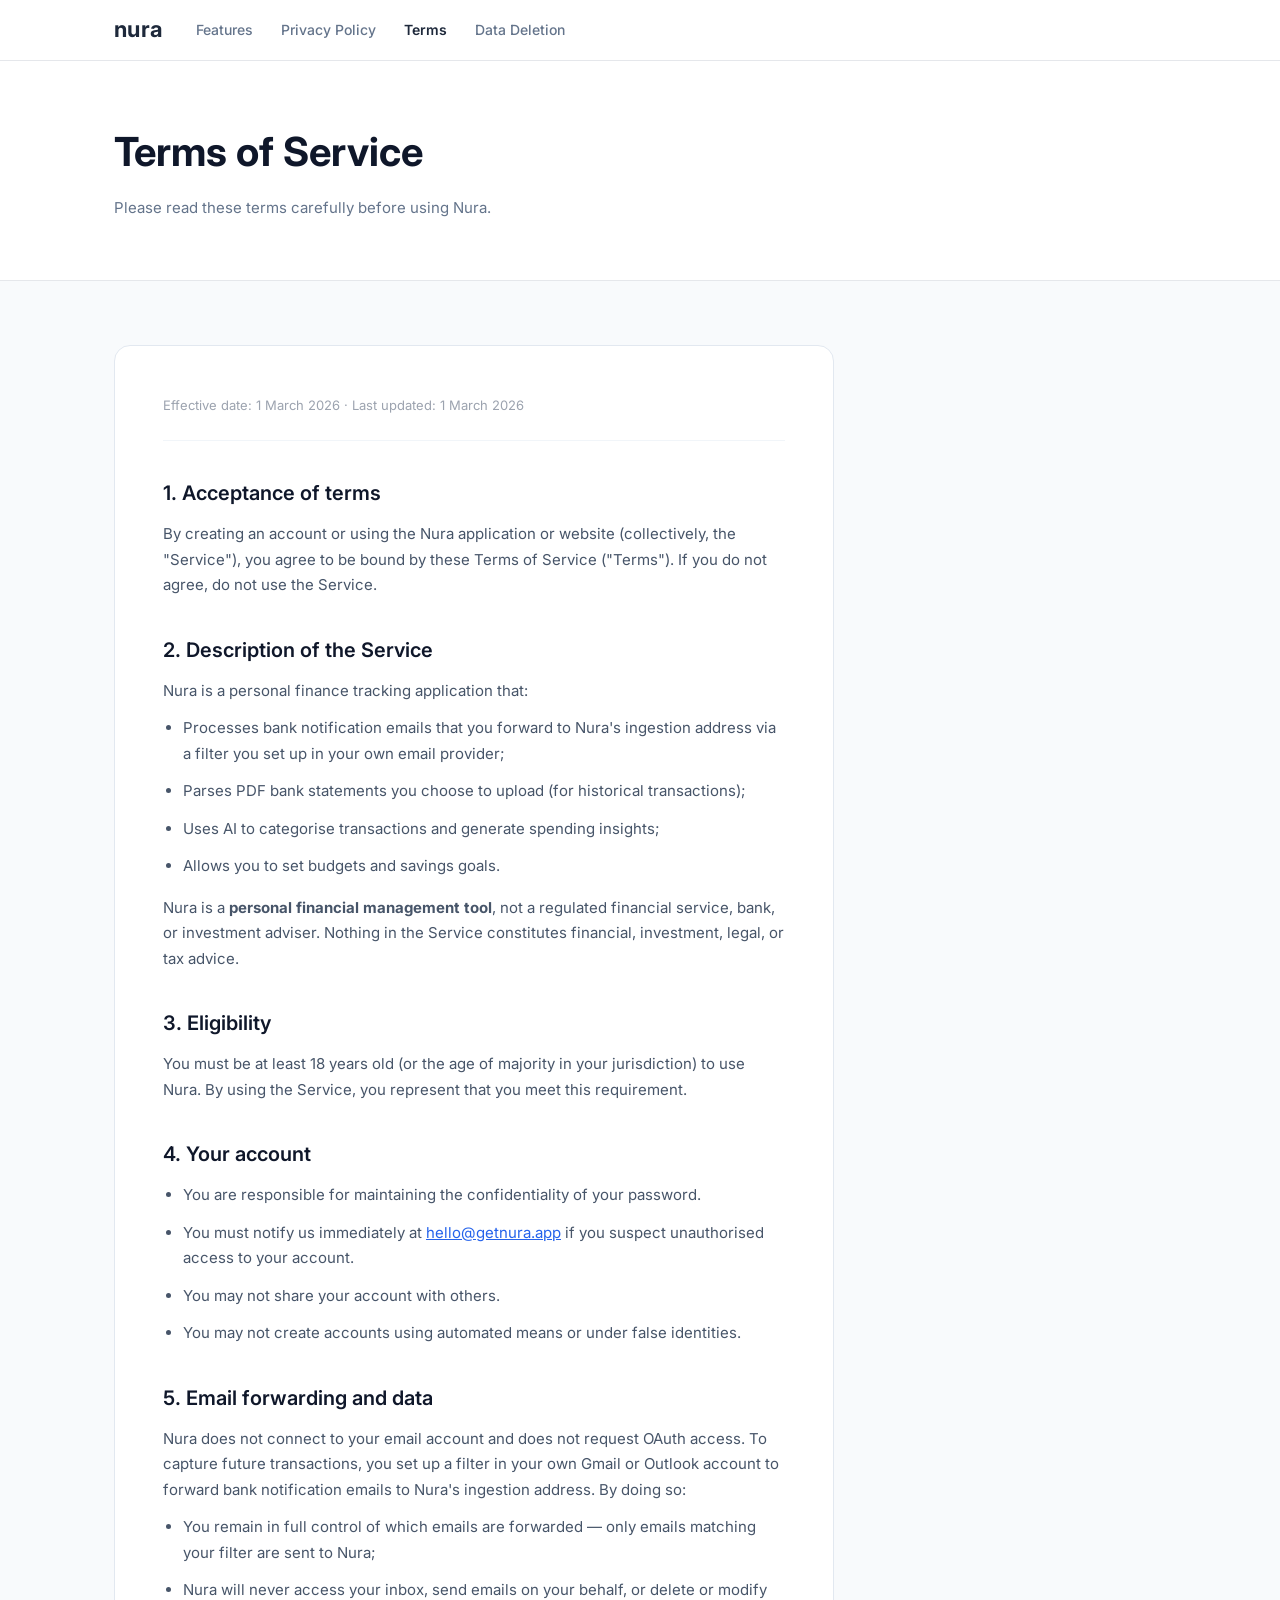
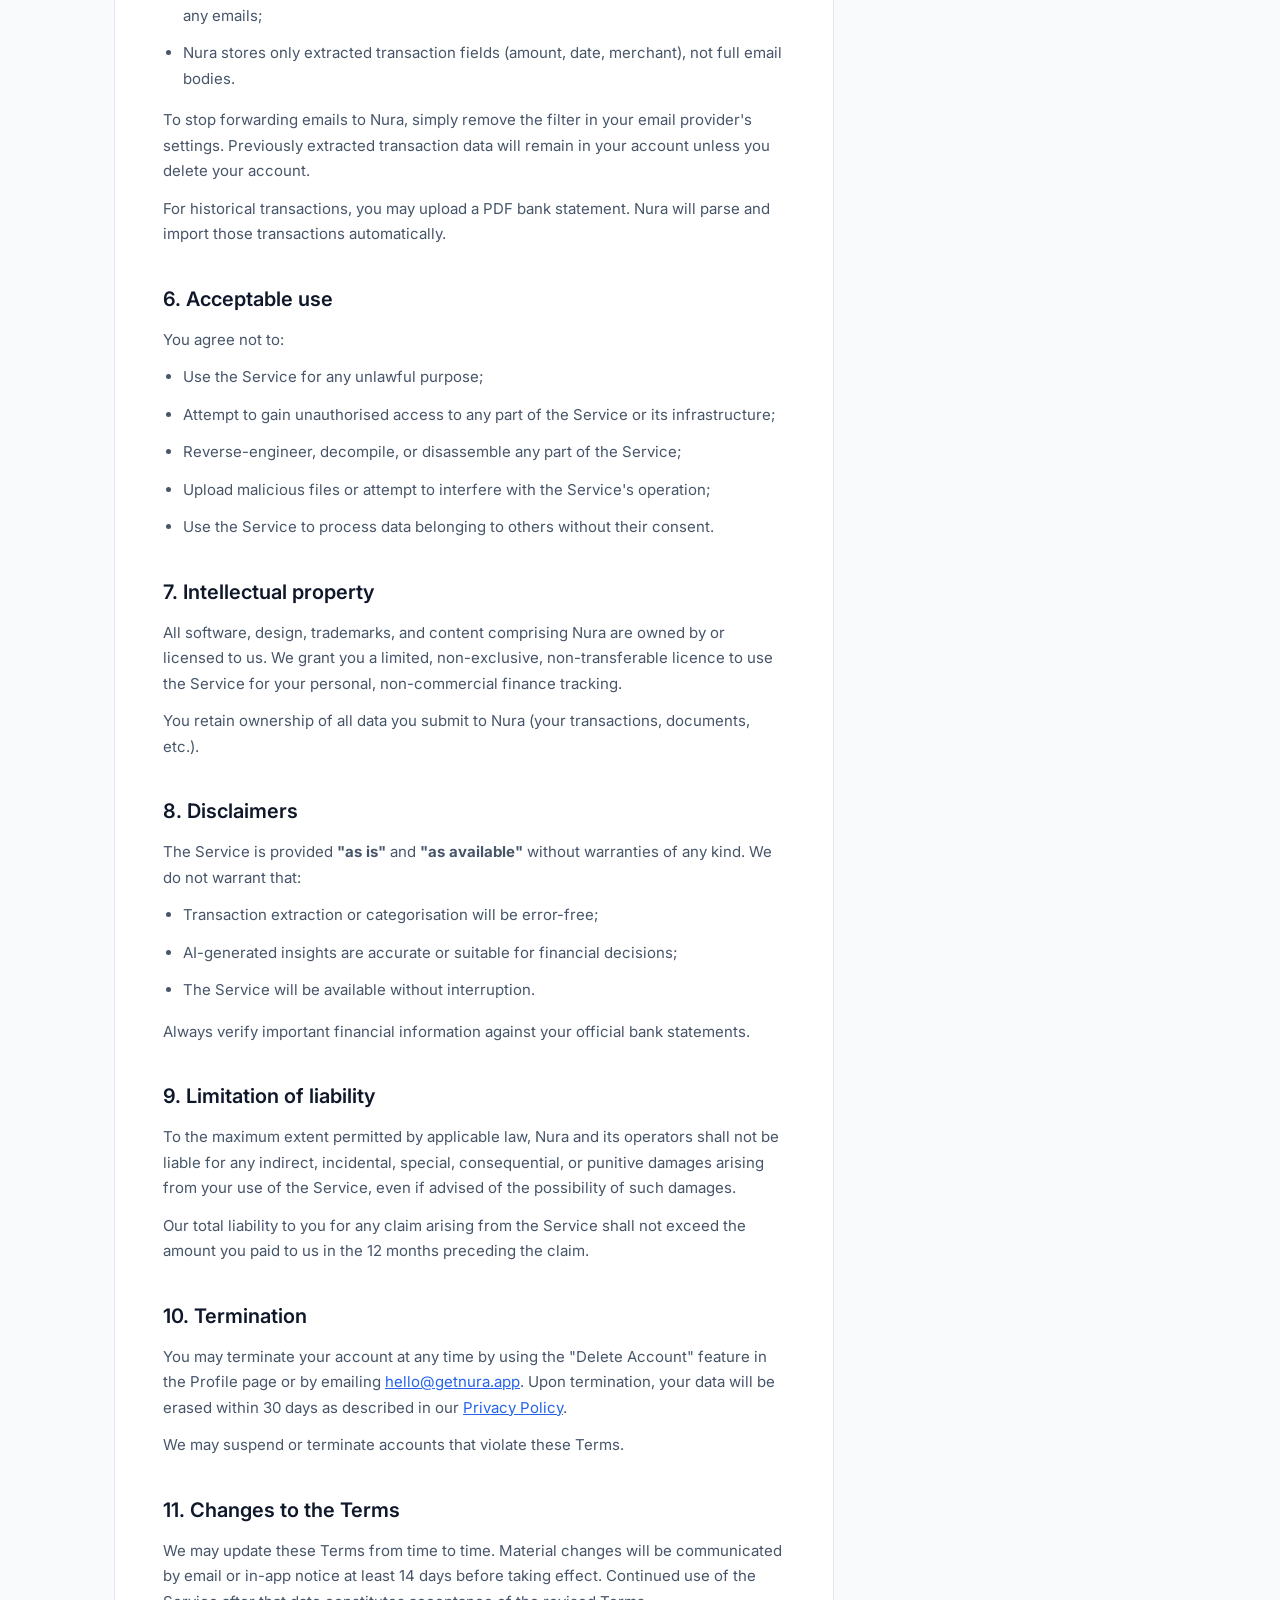
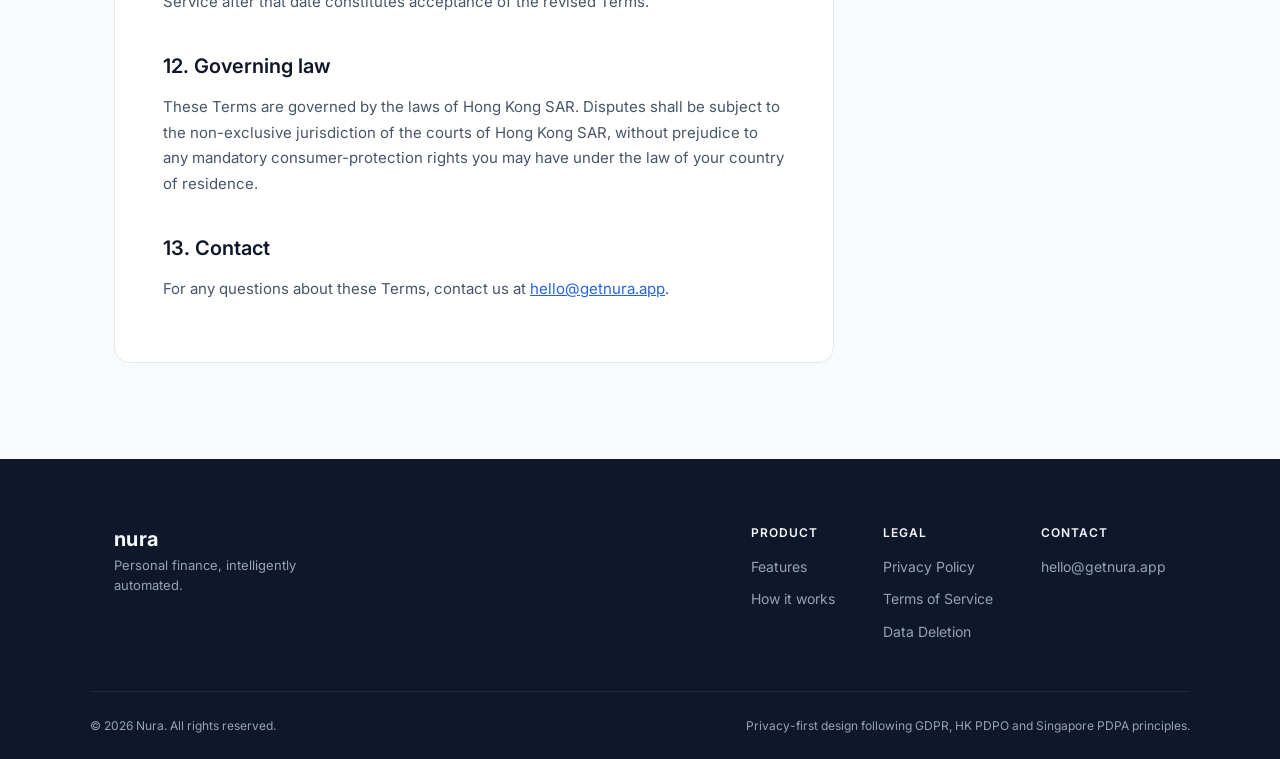
<file: terms.html>
<!DOCTYPE html>
<html lang="en">
<head>
  <meta charset="UTF-8" />
  <meta name="viewport" content="width=device-width, initial-scale=1.0" />
  <title>Terms of Service — Nura</title>
  <link rel="preconnect" href="https://fonts.googleapis.com" />
  <link href="https://fonts.googleapis.com/css2?family=Inter:wght@400;500;600;700&display=swap" rel="stylesheet" />
  <link rel="icon" type="image/svg+xml" href="favicon.svg" />
  <link rel="stylesheet" href="styles.css" />
</head>
<body>

<header class="nav">
  <div class="nav-inner container">
    <a href="index.html" class="logo">nura</a>
    <nav class="nav-links">
      <a href="index.html#features">Features</a>
      <a href="privacy.html">Privacy Policy</a>
      <a href="terms.html" style="color:#1e293b;font-weight:600;">Terms</a>
      <a href="data-deletion.html">Data Deletion</a>
    </nav>
    <button class="hamburger" id="hamburger"><span></span><span></span><span></span></button>
  </div>
  <div class="mobile-menu" id="mobile-menu">
    <a href="index.html#features">Features</a>
    <a href="privacy.html">Privacy Policy</a>
    <a href="terms.html">Terms</a>
    <a href="data-deletion.html">Data Deletion</a>
  </div>
</header>

<section class="page-hero">
  <div class="container">
    <h1>Terms of Service</h1>
    <p>Please read these terms carefully before using Nura.</p>
  </div>
</section>

<section class="page-body">
  <div class="container">
    <div class="page-content">
      <p class="effective-date">Effective date: 1 March 2026 · Last updated: 1 March 2026</p>

      <h2>1. Acceptance of terms</h2>
      <p>By creating an account or using the Nura application or website (collectively, the "Service"), you agree to be bound by these Terms of Service ("Terms"). If you do not agree, do not use the Service.</p>

      <h2>2. Description of the Service</h2>
      <p>Nura is a personal finance tracking application that:</p>
      <ul>
        <li>Processes bank notification emails that you forward to Nura's ingestion address via a filter you set up in your own email provider;</li>
        <li>Parses PDF bank statements you choose to upload (for historical transactions);</li>
        <li>Uses AI to categorise transactions and generate spending insights;</li>
        <li>Allows you to set budgets and savings goals.</li>
      </ul>
      <p>Nura is a <strong>personal financial management tool</strong>, not a regulated financial service, bank, or investment adviser. Nothing in the Service constitutes financial, investment, legal, or tax advice.</p>

      <h2>3. Eligibility</h2>
      <p>You must be at least 18 years old (or the age of majority in your jurisdiction) to use Nura. By using the Service, you represent that you meet this requirement.</p>

      <h2>4. Your account</h2>
      <ul>
        <li>You are responsible for maintaining the confidentiality of your password.</li>
        <li>You must notify us immediately at <a href="mailto:hello@getnura.app">hello@getnura.app</a> if you suspect unauthorised access to your account.</li>
        <li>You may not share your account with others.</li>
        <li>You may not create accounts using automated means or under false identities.</li>
      </ul>

      <h2>5. Email forwarding and data</h2>
      <p>Nura does not connect to your email account and does not request OAuth access. To capture future transactions, you set up a filter in your own Gmail or Outlook account to forward bank notification emails to Nura's ingestion address. By doing so:</p>
      <ul>
        <li>You remain in full control of which emails are forwarded — only emails matching your filter are sent to Nura;</li>
        <li>Nura will never access your inbox, send emails on your behalf, or delete or modify any emails;</li>
        <li>Nura stores only extracted transaction fields (amount, date, merchant), not full email bodies.</li>
      </ul>
      <p>To stop forwarding emails to Nura, simply remove the filter in your email provider's settings. Previously extracted transaction data will remain in your account unless you delete your account.</p>
      <p>For historical transactions, you may upload a PDF bank statement. Nura will parse and import those transactions automatically.</p>

      <h2>6. Acceptable use</h2>
      <p>You agree not to:</p>
      <ul>
        <li>Use the Service for any unlawful purpose;</li>
        <li>Attempt to gain unauthorised access to any part of the Service or its infrastructure;</li>
        <li>Reverse-engineer, decompile, or disassemble any part of the Service;</li>
        <li>Upload malicious files or attempt to interfere with the Service's operation;</li>
        <li>Use the Service to process data belonging to others without their consent.</li>
      </ul>

      <h2>7. Intellectual property</h2>
      <p>All software, design, trademarks, and content comprising Nura are owned by or licensed to us. We grant you a limited, non-exclusive, non-transferable licence to use the Service for your personal, non-commercial finance tracking.</p>
      <p>You retain ownership of all data you submit to Nura (your transactions, documents, etc.).</p>

      <h2>8. Disclaimers</h2>
      <p>The Service is provided <strong>"as is"</strong> and <strong>"as available"</strong> without warranties of any kind. We do not warrant that:</p>
      <ul>
        <li>Transaction extraction or categorisation will be error-free;</li>
        <li>AI-generated insights are accurate or suitable for financial decisions;</li>
        <li>The Service will be available without interruption.</li>
      </ul>
      <p>Always verify important financial information against your official bank statements.</p>

      <h2>9. Limitation of liability</h2>
      <p>To the maximum extent permitted by applicable law, Nura and its operators shall not be liable for any indirect, incidental, special, consequential, or punitive damages arising from your use of the Service, even if advised of the possibility of such damages.</p>
      <p>Our total liability to you for any claim arising from the Service shall not exceed the amount you paid to us in the 12 months preceding the claim.</p>

      <h2>10. Termination</h2>
      <p>You may terminate your account at any time by using the "Delete Account" feature in the Profile page or by emailing <a href="mailto:hello@getnura.app">hello@getnura.app</a>. Upon termination, your data will be erased within 30 days as described in our <a href="privacy.html">Privacy Policy</a>.</p>
      <p>We may suspend or terminate accounts that violate these Terms.</p>

      <h2>11. Changes to the Terms</h2>
      <p>We may update these Terms from time to time. Material changes will be communicated by email or in-app notice at least 14 days before taking effect. Continued use of the Service after that date constitutes acceptance of the revised Terms.</p>

      <h2>12. Governing law</h2>
      <p>These Terms are governed by the laws of Hong Kong SAR. Disputes shall be subject to the non-exclusive jurisdiction of the courts of Hong Kong SAR, without prejudice to any mandatory consumer-protection rights you may have under the law of your country of residence.</p>

      <h2>13. Contact</h2>
      <p>For any questions about these Terms, contact us at <a href="mailto:hello@getnura.app">hello@getnura.app</a>.</p>
    </div>
  </div>
</section>

<footer class="footer">
  <div class="container footer-inner">
    <div class="footer-brand">
      <span class="logo">nura</span>
      <p>Personal finance, intelligently automated.</p>
    </div>
    <div class="footer-links">
      <div class="footer-col">
        <div class="footer-col-title">Product</div>
        <a href="index.html#features">Features</a>
        <a href="index.html#how-it-works">How it works</a>
      </div>
      <div class="footer-col">
        <div class="footer-col-title">Legal</div>
        <a href="privacy.html">Privacy Policy</a>
        <a href="terms.html">Terms of Service</a>
        <a href="data-deletion.html">Data Deletion</a>
      </div>
      <div class="footer-col">
        <div class="footer-col-title">Contact</div>
        <a href="mailto:hello@getnura.app">hello@getnura.app</a>
      </div>
    </div>
  </div>
  <div class="footer-bottom container">
    <p>© 2026 Nura. All rights reserved.</p>
    <p>Privacy-first design following GDPR, HK PDPO and Singapore PDPA principles.</p>
  </div>
</footer>

<script>
  const h = document.getElementById('hamburger'), m = document.getElementById('mobile-menu');
  h.addEventListener('click', () => { m.classList.toggle('open'); h.classList.toggle('open'); });
</script>
</body>
</html>
</file>
<file: styles.css>
/* ── Reset & Base ── */
*, *::before, *::after { box-sizing: border-box; margin: 0; padding: 0; }

html { scroll-behavior: smooth; }

body {
  font-family: 'Inter', -apple-system, BlinkMacSystemFont, 'Segoe UI', sans-serif;
  background: #f8fafc;
  color: #1e293b;
  line-height: 1.6;
  -webkit-font-smoothing: antialiased;
}

a { text-decoration: none; color: inherit; }

img { max-width: 100%; display: block; }

.container {
  max-width: 1100px;
  margin: 0 auto;
  padding: 0 24px;
}

/* ── Buttons ── */
.btn {
  display: inline-flex;
  align-items: center;
  gap: 8px;
  padding: 10px 20px;
  border-radius: 10px;
  font-size: 14px;
  font-weight: 600;
  cursor: pointer;
  border: none;
  transition: all 0.15s;
  white-space: nowrap;
}
.btn-primary {
  background: #1e293b;
  color: #fff;
}
.btn-primary:hover { background: #334155; }
.btn-ghost {
  background: transparent;
  color: #334155;
  border: 1px solid #e2e8f0;
}
.btn-ghost:hover { background: #f1f5f9; }
.btn-outline {
  background: transparent;
  color: #2563eb;
  border: 1px solid #2563eb;
}
.btn-outline:hover { background: #eff6ff; }
.btn-lg { padding: 14px 28px; font-size: 15px; border-radius: 12px; }

/* ── Nav ── */
.nav {
  position: fixed;
  top: 0; left: 0; right: 0;
  background: rgba(255,255,255,0.9);
  backdrop-filter: blur(12px);
  border-bottom: 1px solid #e5e7eb;
  z-index: 100;
}
.nav-inner {
  display: flex;
  align-items: center;
  height: 60px;
  gap: 32px;
}
.logo {
  font-size: 22px;
  font-weight: 700;
  color: #1e293b;
  letter-spacing: 0.02em;
  flex-shrink: 0;
}
.nav-links {
  display: flex;
  gap: 28px;
  flex: 1;
}
.nav-links a {
  font-size: 14px;
  font-weight: 500;
  color: #64748b;
  transition: color 0.15s;
}
.nav-links a:hover { color: #1e293b; }
.nav-cta { margin-left: auto; }

.hamburger {
  display: none;
  flex-direction: column;
  gap: 5px;
  background: none;
  border: none;
  cursor: pointer;
  margin-left: auto;
  padding: 4px;
}
.hamburger span {
  display: block;
  width: 22px;
  height: 2px;
  background: #334155;
  border-radius: 2px;
  transition: all 0.2s;
}
.hamburger.open span:nth-child(1) { transform: translateY(7px) rotate(45deg); }
.hamburger.open span:nth-child(2) { opacity: 0; }
.hamburger.open span:nth-child(3) { transform: translateY(-7px) rotate(-45deg); }

.mobile-menu {
  display: none;
  flex-direction: column;
  gap: 4px;
  padding: 16px 24px;
  border-top: 1px solid #e5e7eb;
  background: white;
}
.mobile-menu.open { display: flex; }
.mobile-menu a {
  padding: 10px 0;
  font-size: 15px;
  font-weight: 500;
  color: #334155;
  border-bottom: 1px solid #f1f5f9;
}
.mobile-menu .btn { margin-top: 8px; justify-content: center; }

/* ── Section helpers ── */
.section-badge {
  display: inline-block;
  background: #eff6ff;
  color: #2563eb;
  font-size: 12px;
  font-weight: 600;
  letter-spacing: 0.06em;
  text-transform: uppercase;
  padding: 4px 12px;
  border-radius: 100px;
  margin-bottom: 16px;
}
.section-header { text-align: center; margin-bottom: 56px; }
.section-title {
  font-size: clamp(26px, 4vw, 36px);
  font-weight: 700;
  color: #0f172a;
  line-height: 1.25;
  margin-bottom: 16px;
}
.section-sub {
  font-size: 16px;
  color: #64748b;
  max-width: 560px;
  margin: 0 auto;
}

/* ── Hero ── */
.hero {
  padding: 140px 0 80px;
  background: linear-gradient(170deg, #ffffff 0%, #f0f6ff 60%, #f8fafc 100%);
}
.hero-inner { text-align: center; }
.hero-badge {
  display: inline-block;
  background: #dbeafe;
  color: #1d4ed8;
  font-size: 12px;
  font-weight: 600;
  padding: 4px 14px;
  border-radius: 100px;
  margin-bottom: 24px;
  letter-spacing: 0.04em;
}
.hero-title {
  font-size: clamp(36px, 6vw, 60px);
  font-weight: 700;
  color: #0f172a;
  line-height: 1.12;
  margin-bottom: 20px;
}
.hero-subtitle {
  font-size: clamp(16px, 2.5vw, 18px);
  color: #64748b;
  max-width: 520px;
  margin: 0 auto 36px;
}
.hero-actions {
  display: flex;
  gap: 12px;
  justify-content: center;
  margin-bottom: 64px;
  flex-wrap: wrap;
}

/* App screenshot */
.app-screenshot-wrap {
  max-width: 960px;
  margin: 0 auto;
  border-radius: 20px;
  overflow: hidden;
  box-shadow: 0 24px 80px rgba(0,0,0,0.14), 0 0 0 1px rgba(0,0,0,0.06);
}

.app-screenshot {
  width: 100%;
  display: block;
}

/* ── Regions ── */
.regions {
  background: white;
  border-top: 1px solid #e5e7eb;
  border-bottom: 1px solid #e5e7eb;
  padding: 24px 0;
}
.regions-label {
  text-align: center;
  font-size: 12px;
  color: #9ca3af;
  font-weight: 500;
  text-transform: uppercase;
  letter-spacing: 0.08em;
  margin-bottom: 16px;
}
.regions-list {
  display: flex;
  flex-wrap: wrap;
  gap: 8px 24px;
  justify-content: center;
  font-size: 14px;
  font-weight: 500;
  color: #475569;
}

/* ── Features ── */
.features {
  padding: 96px 0;
  background: #f8fafc;
}
.features-grid {
  display: grid;
  grid-template-columns: repeat(3, 1fr);
  gap: 20px;
}
.feature-card--large { grid-column: span 2; }
.feature-card {
  background: white;
  border: 1px solid #e2e8f0;
  border-radius: 16px;
  padding: 28px;
  transition: box-shadow 0.2s;
}
.feature-card:hover { box-shadow: 0 8px 32px rgba(0,0,0,0.08); }
.feature-icon {
  width: 48px;
  height: 48px;
  border-radius: 12px;
  display: flex;
  align-items: center;
  justify-content: center;
  margin-bottom: 20px;
}
.feature-card h3 {
  font-size: 17px;
  font-weight: 600;
  color: #0f172a;
  margin-bottom: 10px;
}
.feature-card p {
  font-size: 14px;
  color: #64748b;
  line-height: 1.65;
}
.feature-tags {
  display: flex;
  flex-wrap: wrap;
  gap: 8px;
  margin-top: 16px;
}
.tag {
  font-size: 12px;
  font-weight: 500;
  background: #f1f5f9;
  color: #475569;
  padding: 3px 10px;
  border-radius: 100px;
}

/* ── How it works ── */
.how {
  padding: 96px 0;
  background: white;
}
.steps {
  display: flex;
  align-items: flex-start;
  gap: 0;
  position: relative;
}
.step {
  flex: 1;
  display: flex;
  flex-direction: column;
  align-items: center;
  text-align: center;
  gap: 16px;
}
.step-num {
  width: 48px;
  height: 48px;
  border-radius: 50%;
  background: #1e293b;
  color: white;
  font-size: 18px;
  font-weight: 700;
  display: flex;
  align-items: center;
  justify-content: center;
  flex-shrink: 0;
}
.step-content h3 {
  font-size: 16px;
  font-weight: 600;
  color: #0f172a;
  margin-bottom: 6px;
}
.step-content p { font-size: 14px; color: #64748b; max-width: 180px; margin: 0 auto; }
.step-connector {
  flex: 0 0 60px;
  height: 2px;
  background: #e2e8f0;
  margin-top: 24px;
  flex-shrink: 0;
}

/* ── Payment Methods ── */
.payments {
  padding: 96px 0;
  background: #f8fafc;
}
.payment-groups {
  display: grid;
  grid-template-columns: repeat(3, 1fr);
  gap: 20px;
}
.payment-group {
  background: white;
  border: 1px solid #e2e8f0;
  border-radius: 14px;
  padding: 20px;
}
.payment-group-label {
  font-size: 13px;
  font-weight: 600;
  color: #475569;
  margin-bottom: 12px;
}
.payment-tags {
  display: flex;
  flex-wrap: wrap;
  gap: 6px;
}
.payment-tags span {
  font-size: 12px;
  font-weight: 500;
  background: #f1f5f9;
  color: #334155;
  padding: 4px 10px;
  border-radius: 8px;
}

/* ── Privacy highlight ── */
.privacy-highlight {
  padding: 96px 0;
  background: white;
}
.privacy-inner {
  display: grid;
  grid-template-columns: 1fr auto;
  gap: 64px;
  align-items: center;
}
.privacy-list {
  list-style: none;
  display: flex;
  flex-direction: column;
  gap: 14px;
  margin: 24px 0 32px;
}
.privacy-list li {
  display: flex;
  align-items: flex-start;
  gap: 10px;
  font-size: 15px;
  color: #334155;
}
.privacy-list li svg { flex-shrink: 0; margin-top: 2px; }
.privacy-visual { text-align: center; }
.privacy-shield {
  width: 160px;
  height: 160px;
  background: #eff6ff;
  border-radius: 50%;
  display: flex;
  flex-direction: column;
  align-items: center;
  justify-content: center;
  gap: 6px;
  border: 3px solid #dbeafe;
}
.shield-label { font-size: 11px; font-weight: 700; color: #1d4ed8; letter-spacing: 0.04em; }
.shield-sub { font-size: 10px; color: #64748b; }

/* ── CTA ── */
.cta {
  padding: 96px 0;
  background: #1e293b;
  color: white;
}
.cta-inner {
  text-align: center;
  max-width: 560px;
}
.cta h2 { font-size: clamp(28px, 4vw, 40px); font-weight: 700; margin-bottom: 16px; }
.cta p { font-size: 16px; color: #94a3b8; margin-bottom: 32px; }
.cta .btn-primary { background: white; color: #1e293b; }
.cta .btn-primary:hover { background: #f1f5f9; }
.cta-fine {
  margin-top: 16px !important;
  font-size: 13px !important;
  color: #64748b !important;
}
.cta-fine a { color: #94a3b8; text-decoration: underline; }

/* ── Footer ── */
.footer {
  background: #0f172a;
  color: #94a3b8;
  padding: 64px 0 0;
}
.footer-inner {
  display: grid;
  grid-template-columns: 1fr auto;
  gap: 48px;
  padding-bottom: 48px;
  border-bottom: 1px solid #1e293b;
}
.footer-brand .logo { color: #f8fafc; font-size: 20px; margin-bottom: 10px; }
.footer-brand p { font-size: 13px; max-width: 200px; }
.footer-links {
  display: flex;
  gap: 48px;
}
.footer-col {
  display: flex;
  flex-direction: column;
  gap: 10px;
}
.footer-col-title {
  font-size: 12px;
  font-weight: 600;
  text-transform: uppercase;
  letter-spacing: 0.08em;
  color: #f8fafc;
  margin-bottom: 4px;
}
.footer-col a { font-size: 14px; color: #94a3b8; transition: color 0.15s; }
.footer-col a:hover { color: #f8fafc; }
.footer-bottom {
  display: flex;
  justify-content: space-between;
  align-items: center;
  padding: 24px 0;
  font-size: 12px;
  flex-wrap: wrap;
  gap: 8px;
}

/* ── Privacy note ── */
.privacy-note {
  background: #f8fafc;
  border-top: 1px solid #e5e7eb;
  border-bottom: 1px solid #e5e7eb;
  padding: 18px 0;
}
.privacy-note-text {
  display: flex;
  align-items: flex-start;
  gap: 8px;
  font-size: 14px;
  color: #64748b;
  justify-content: center;
  text-align: center;
}
.privacy-note-text a { color: #2563eb; text-decoration: underline; }

/* ── Page-level (privacy, terms, etc.) ── */
.page-hero {
  padding: 120px 0 60px;
  background: white;
  border-bottom: 1px solid #e5e7eb;
}
.page-hero h1 {
  font-size: clamp(28px, 4vw, 40px);
  font-weight: 700;
  color: #0f172a;
  margin-bottom: 12px;
}
.page-hero p { font-size: 15px; color: #64748b; }
.page-body {
  padding: 64px 0 96px;
  background: #f8fafc;
}
.page-content {
  max-width: 720px;
  background: white;
  border-radius: 16px;
  border: 1px solid #e2e8f0;
  padding: 48px;
}
.page-content h2 {
  font-size: 20px;
  font-weight: 600;
  color: #0f172a;
  margin: 36px 0 12px;
}
.page-content h2:first-child { margin-top: 0; }
.page-content h3 {
  font-size: 16px;
  font-weight: 600;
  color: #334155;
  margin: 24px 0 8px;
}
.page-content p, .page-content li {
  font-size: 15px;
  color: #475569;
  line-height: 1.7;
  margin-bottom: 12px;
}
.page-content ul, .page-content ol {
  padding-left: 20px;
  margin-bottom: 16px;
}
.page-content a { color: #2563eb; text-decoration: underline; }
.page-content .effective-date {
  font-size: 13px;
  color: #9ca3af;
  margin-bottom: 32px;
  padding-bottom: 24px;
  border-bottom: 1px solid #f1f5f9;
}
.page-content .highlight-box {
  background: #eff6ff;
  border: 1px solid #dbeafe;
  border-radius: 10px;
  padding: 16px 20px;
  margin-bottom: 16px;
  font-size: 14px;
  color: #1e40af;
}

/* ── Responsive ── */
@media (max-width: 900px) {
  .features-grid { grid-template-columns: 1fr 1fr; }
  .feature-card--large { grid-column: span 2; }
  .payment-groups { grid-template-columns: 1fr 1fr; }
  .privacy-inner { grid-template-columns: 1fr; }
  .privacy-visual { display: none; }
}

@media (max-width: 700px) {
  .nav-links { display: none; }
  .nav-cta { display: none; }
  .hamburger { display: flex; }
  .features-grid { grid-template-columns: 1fr; }
  .feature-card--large { grid-column: span 1; }
  .payment-groups { grid-template-columns: 1fr; }
  .steps { flex-direction: column; align-items: center; }
  .step-connector { width: 2px; height: 32px; flex: 0 0 32px; margin: 0; }
  .app-screenshot-wrap { border-radius: 12px; }
  .footer-inner { grid-template-columns: 1fr; gap: 32px; }
  .footer-links { flex-wrap: wrap; gap: 24px; }
  .footer-bottom { flex-direction: column; text-align: center; }
  .page-content { padding: 28px 20px; }
}
</file>
